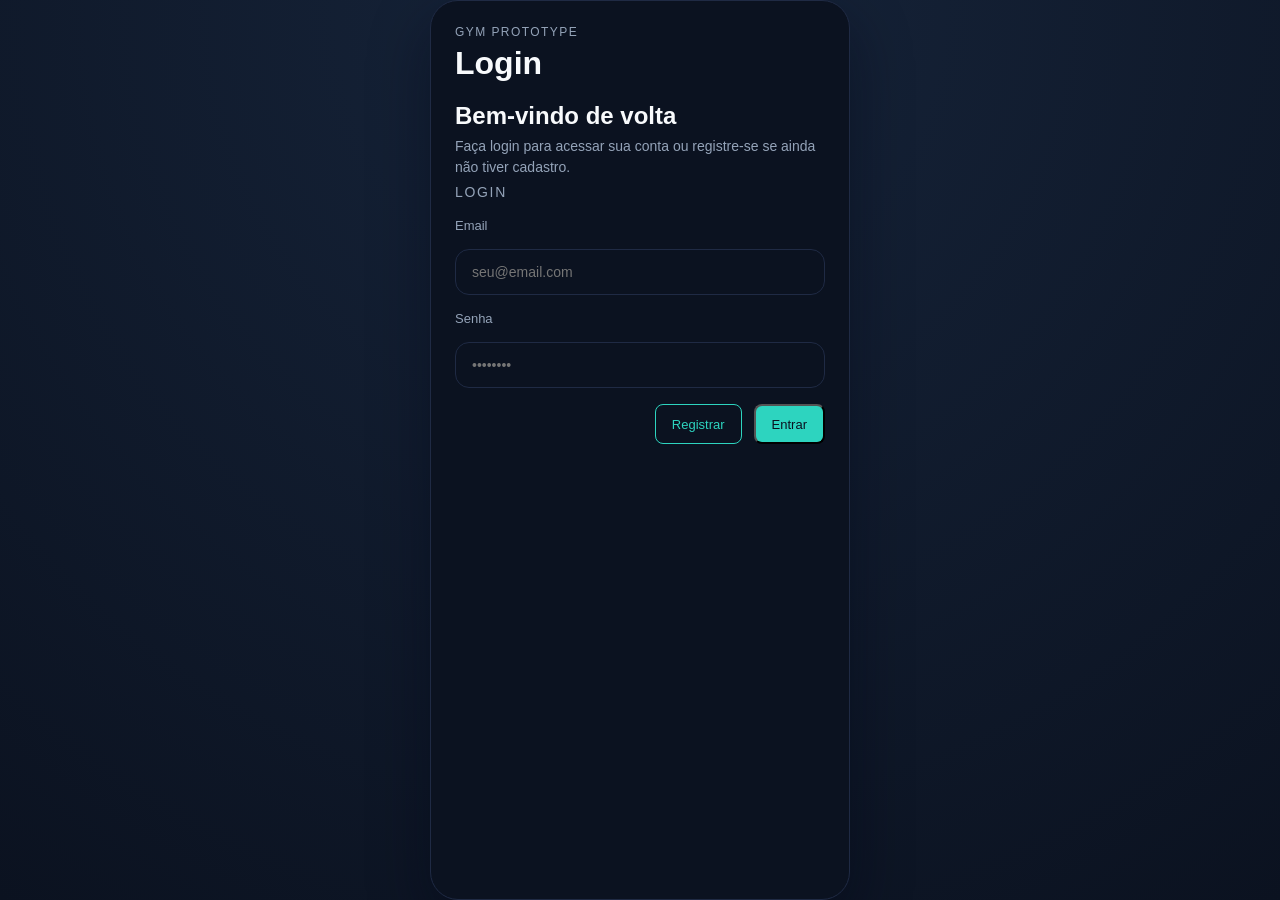
<file: index.html>
<!doctype html>
<html lang="pt-br">
  <head>
    <meta charset="UTF-8" />
    <meta name="viewport" content="width=device-width, initial-scale=1" />
      <title>Gym Prototype - Login</title>
      <link rel="stylesheet" href="styles.css" />
    </head>
    <body>
      <main class="app-shell">
        <header class="app-bar">
          <div>
            <p class="eyebrow">Gym Prototype</p>
            <h1>Login</h1>
          </div>
        </header>

        <section class="hero">
          <h2>Bem-vindo de volta</h2>
          <p class="subtitle">Faça login para acessar sua conta ou registre-se se ainda não tiver cadastro.</p>
        <p class="section-title">Login</p>
        <form id="loginForm" class="form-stack" novalidate>
          <label class="field-label" for="loginEmail">Email</label>
          <input class="form-input" id="loginEmail" type="email" placeholder="seu@email.com" required />

          <label class="field-label" for="loginPassword">Senha</label>
          <input class="form-input" id="loginPassword" type="password" placeholder="••••••••" required />

          <div class="form-actions">
            <button class="btn-secondary" type="button" data-action="register">Registrar</button>
            <button class="btn-primary" type="submit">Entrar</button>
          </div>
        </form>
      </section>

      <div class="toast" id="toast" role="status" aria-live="polite"></div>
    </main>

    <script src="script.js"></script>
  </body>
</html>
</file>
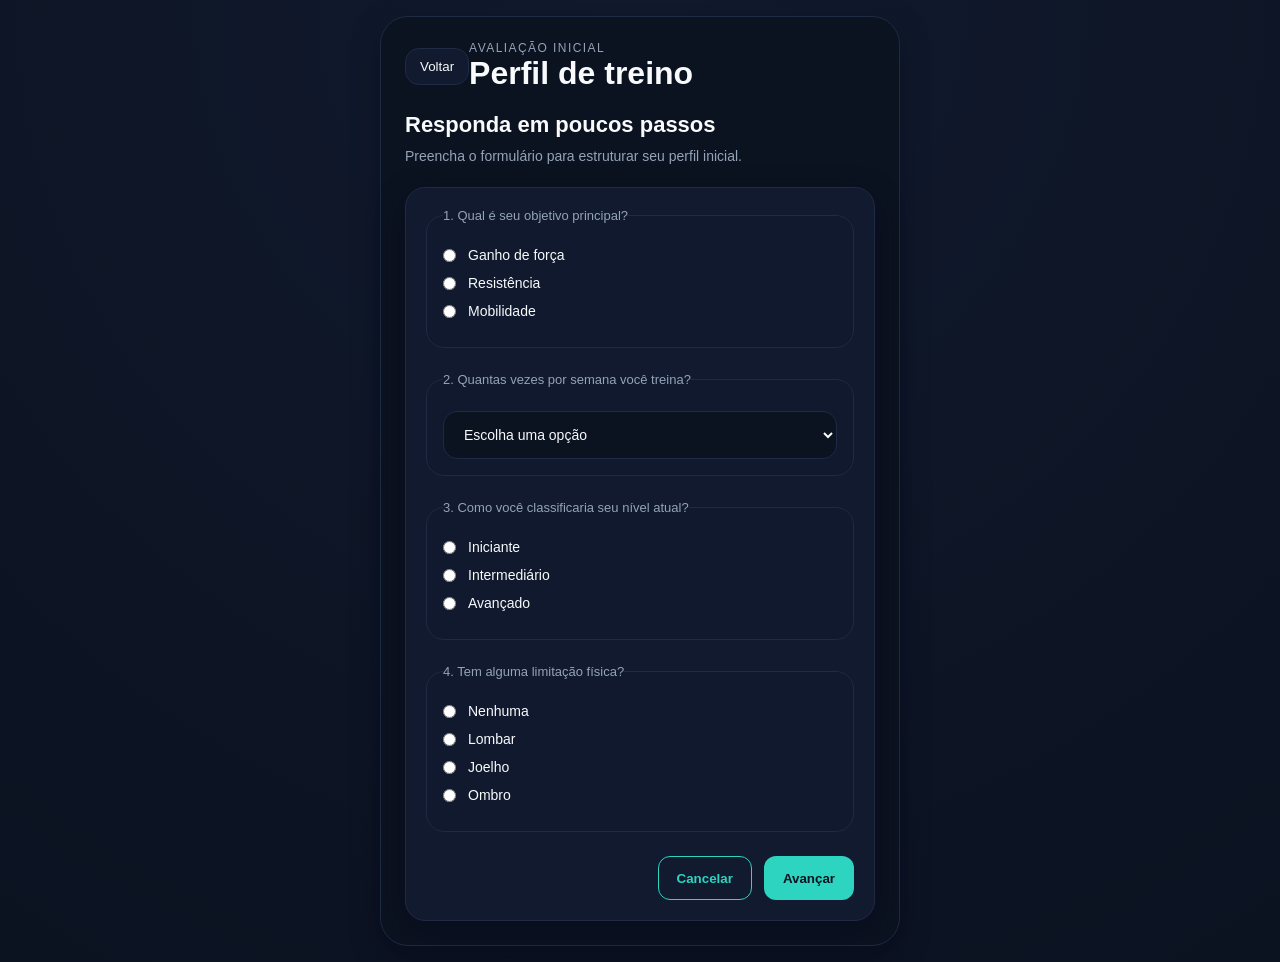
<file: assessment/index.html>
<!doctype html>
<html lang="pt-br">
  <head>
    <meta charset="UTF-8" />
    <meta name="viewport" content="width=device-width, initial-scale=1" />
    <title>Gym Prototype - Avaliação Inicial</title>
    <link rel="stylesheet" href="styles.css" />
  </head>
  <body>
    <main class="app-shell">
      <header class="app-bar">
        <button class="icon-button" type="button" data-action="back">Voltar</button>
        <div>
          <p class="eyebrow">Avaliação inicial</p>
          <h1>Perfil de treino</h1>
        </div>
      </header>

      <section class="hero">
        <h2>Responda em poucos passos</h2>
        <p class="subtitle">Preencha o formulário para estruturar seu perfil inicial.</p>
      </section>

      <section class="gym-card">
        <form id="assessmentForm" class="form-stack" novalidate>
          <fieldset>
            <legend class="field-label">1. Qual é seu objetivo principal?</legend>
            <label class="radio-label"><input type="radio" name="goal" value="forca" required /> Ganho de força</label>
            <label class="radio-label"><input type="radio" name="goal" value="resistencia" /> Resistência</label>
            <label class="radio-label"><input type="radio" name="goal" value="mobilidade" /> Mobilidade</label>
          </fieldset>

          <fieldset>
            <legend class="field-label">2. Quantas vezes por semana você treina?</legend>
            <select class="form-input" id="frequency" name="frequency" required>
              <option value="" disabled selected>Escolha uma opção</option>
              <option value="1">1 vez</option>
              <option value="2">2 vezes</option>
              <option value="3">3 vezes</option>
              <option value="4">4 vezes</option>
              <option value="5">5 vezes</option>
              <option value="6">6 vezes</option>
              <option value="7">7 vezes</option>
            </select>
          </fieldset>

          <fieldset>
            <legend class="field-label">3. Como você classificaria seu nível atual?</legend>
            <label class="radio-label"><input type="radio" name="level" value="iniciante" required /> Iniciante</label>
            <label class="radio-label"><input type="radio" name="level" value="intermediario" /> Intermediário</label>
            <label class="radio-label"><input type="radio" name="level" value="avancado" /> Avançado</label>
          </fieldset>

          <fieldset>
            <legend class="field-label">4. Tem alguma limitação física?</legend>
            <label class="radio-label"><input type="radio" name="limitation" value="nenhuma" required /> Nenhuma</label>
            <label class="radio-label"><input type="radio" name="limitation" value="lombar" /> Lombar</label>
            <label class="radio-label"><input type="radio" name="limitation" value="joelho" /> Joelho</label>
            <label class="radio-label"><input type="radio" name="limitation" value="ombro" /> Ombro</label>
          </fieldset>

          <div class="form-actions">
            <button class="btn-secondary" type="button" data-action="back">Cancelar</button>
            <button class="btn-primary" type="submit">Avançar</button>
          </div>
        </form>
      </section>

      <section class="gym-card summary-panel hidden" id="profileSummary" aria-live="polite">
        <p class="section-title">Perfil inicial estruturado</p>
        <pre id="payloadOutput"></pre>
      </section>

      <div class="toast" id="toast" role="status" aria-live="polite"></div>
    </main>

    <script src="script.js"></script>
  </body>
</html>
</file>
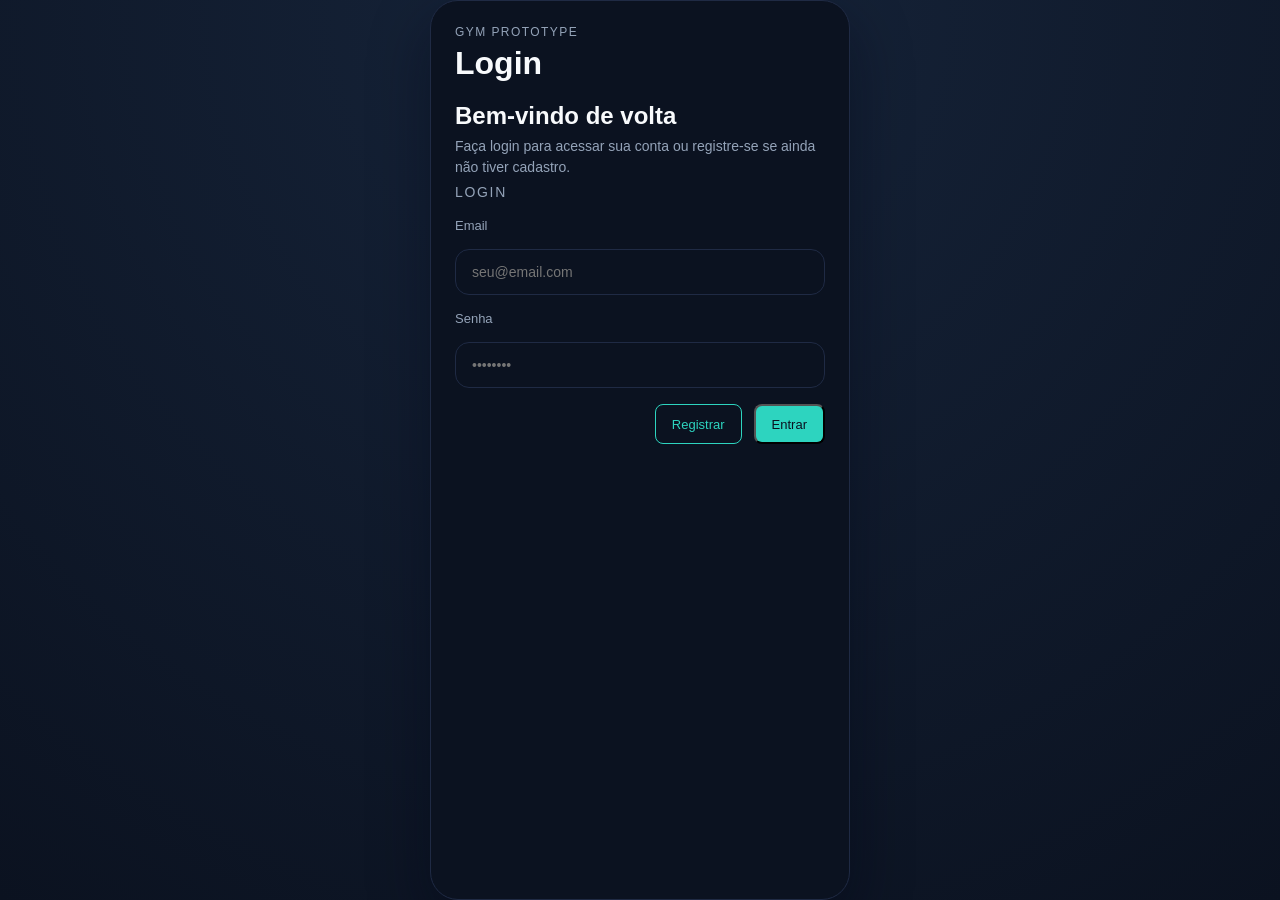
<file: dashboard/index.html>
<!doctype html>
<html lang="pt-br">
  <head>
    <meta charset="UTF-8" />
    <meta name="viewport" content="width=device-width, initial-scale=1" />
    <title>Gym Prototype - Home</title>
    <link rel="stylesheet" href="styles.css" />
  </head>
  <body>
    <main class="app-shell">
      <header class="app-bar">
        <div>
          <p class="eyebrow">Bem-vindo</p>
          <h1>Seu painel</h1>
        </div>
        <button class="icon-button" type="button" id="logoutButton">Sair</button>
      </header>

      <div class="screen-content">
        <section class="hero">
          <h2>Você já está logado</h2>
          <p class="subtitle">Acesse sua biblioteca de vídeos para continuar seu treino.</p>
          <p class="welcome-text" id="welcomeText"></p>
        </section>

        <section class="gym-card" aria-label="Painel de evolução">
          <p class="section-title">Painel de evolução</p>
          <div class="progress-summary">
            <div class="progress-stat">
              <span class="progress-value" id="completedCount">0</span>
              <span class="progress-label">Treinos concluídos</span>
            </div>
            <div class="progress-stat">
              <span class="progress-value" id="lastWorkoutDate">--</span>
              <span class="progress-label">Último treino</span>
            </div>
          </div>
        </section>

        <section class="gym-card">
          <p class="section-title">Acesso rápido</p>
          <div class="dashboard-actions">
            <button class="btn-primary" id="libraryButton" type="button">Abrir Biblioteca de Vídeos</button>
            <button class="btn-secondary" id="painRegistrationButton" type="button">Configurar perfil</button>
            <button class="btn-secondary" id="recommendationsButton" type="button">Ver recomendações</button>
            <button class="btn-secondary" id="studentRegistrationButton" type="button">Cadastrar aluno</button>
            <button class="btn-secondary" id="trainingSheetsButton" type="button">Fichas de treino</button>
          </div>
        </section>
      </div>

      <div class="toast" id="toast" role="status" aria-live="polite"></div>

      <nav class="tab-bar" aria-label="Navegacao principal">
        <button class="tab-button active" type="button" data-page="Dashboard" data-target="../dashboard/index.html">Dashboard</button>
        <button class="tab-button" type="button" data-page="Biblioteca" data-target="../video-library/index.html">Biblioteca</button>
        <button class="tab-button" type="button" data-page="Dores" data-target="../pain-registration/index.html">Dores</button>
        <button class="tab-button" type="button" data-page="Recomendações" data-target="../recommendations/index.html">Recomendações</button>
      </nav>
    </main>

    <script src="script.js"></script>
  </body>
</html>
</file>
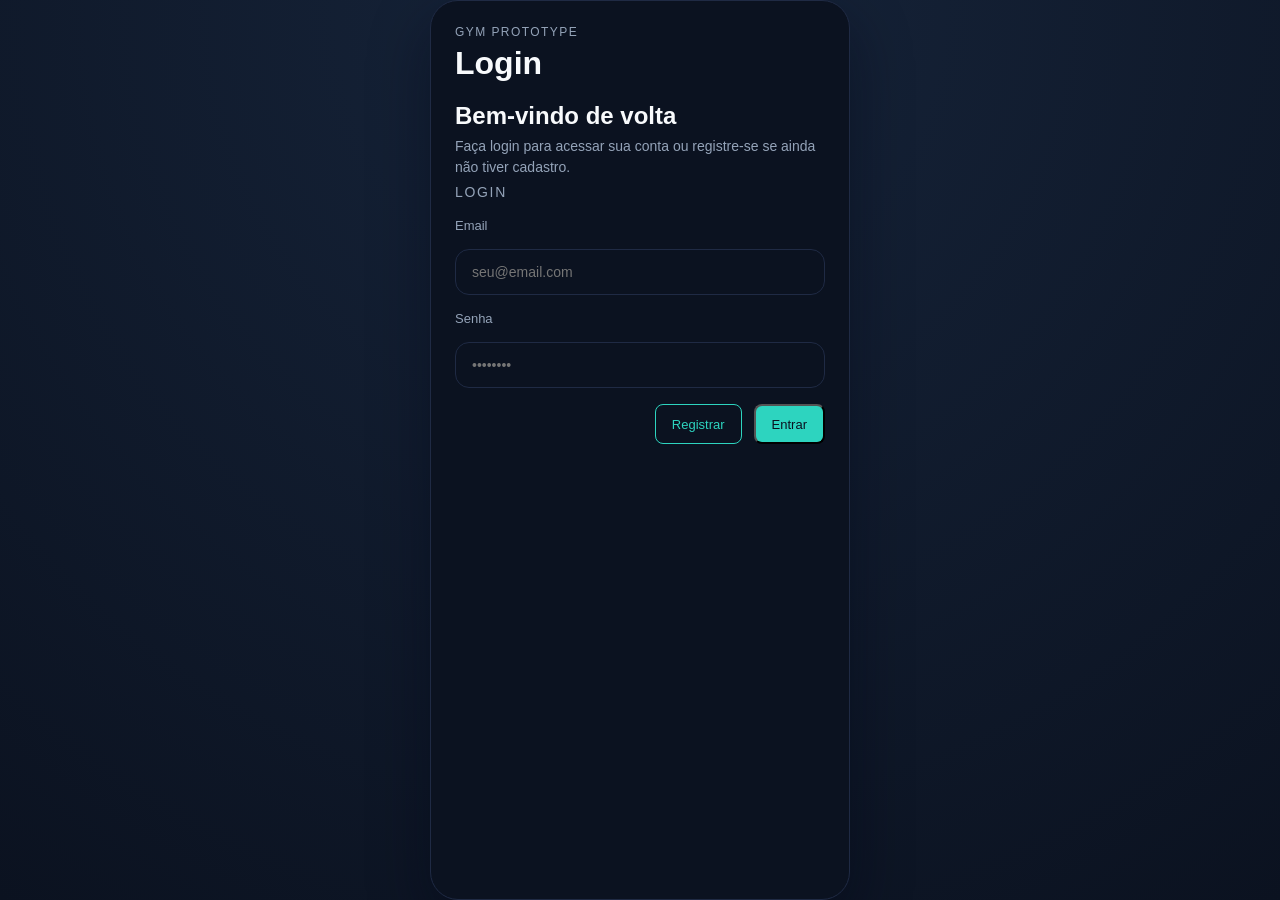
<file: pain-registration/index.html>
<!doctype html>
<html lang="pt-br">
  <head>
    <meta charset="UTF-8" />
    <meta name="viewport" content="width=device-width, initial-scale=1" />
    <title>Gym Prototype - Cadastrar dores</title>
    <link rel="stylesheet" href="styles.css" />
  </head>
  <body>
    <main class="app-shell">
      <header class="app-bar">
        <button class="icon-button" type="button" data-action="back">Voltar</button>
        <div>
          <p class="eyebrow">Restrição do usuário</p>
          <h1>Cadastrar dores</h1>
        </div>
      </header>

      <div class="screen-content">
        <section class="hero">
          <h2>Informe suas dores ou lesões</h2>
          <p class="subtitle">Escolha a região do corpo e descreva a dor para receber treinos mais seguros.</p>
        </section>

        <section class="gym-card">
          <p class="section-title">Nível físico e modalidade</p>
          <form id="levelForm" class="form-stack" novalidate>
            <label class="field-label" for="levelInput">Selecione o nível do aluno</label>
            <select class="form-input" id="levelInput" required>
              <option value="">Escolha o nível</option>
              <option value="Iniciante">Iniciante</option>
              <option value="Intermediário">Intermediário</option>
              <option value="Avançado">Avançado</option>
            </select>

            <label class="field-label" for="modalityInput">Modalidade praticada</label>
            <select class="form-input" id="modalityInput" required>
              <option value="">Escolha a modalidade</option>
              <option value="Musculação">Musculação</option>
              <option value="Corrida">Corrida</option>
              <option value="Natação">Natação</option>
              <option value="Ciclismo">Ciclismo</option>
              <option value="Funcional/Crossfit">Funcional/Crossfit</option>
              <option value="Yoga/Pilates">Yoga/Pilates</option>
              <option value="Lutas/Artes marciais">Lutas/Artes marciais</option>
              <option value="Outro">Outro</option>
            </select>

            <div class="form-actions">
              <button class="btn-primary" type="submit">Salvar nível e modalidade</button>
            </div>
          </form>
        </section>

        <section class="gym-card">
          <form id="painForm" class="form-stack" novalidate>
            <input type="hidden" id="regionInput" name="region" required />

            <fieldset>
              <legend class="field-label">1. Região do corpo</legend>
              <div class="region-grid" id="regionGrid" role="group" aria-label="Seleção de região do corpo">
                <button class="region-button" type="button" data-region="Lombar">Lombar</button>
                <button class="region-button" type="button" data-region="Joelho">Joelho</button>
                <button class="region-button" type="button" data-region="Ombro">Ombro</button>
                <button class="region-button" type="button" data-region="Cervical">Cervical</button>
                <button class="region-button" type="button" data-region="Quadril">Quadril</button>
                <button class="region-button" type="button" data-region="Tornozelo">Tornozelo</button>
              </div>
            </fieldset>

            <fieldset>
              <legend class="field-label">2. Tipo de sensação</legend>
              <label class="radio-label"><input type="radio" name="type" value="Dor" required /> Dor</label>
              <label class="radio-label"><input type="radio" name="type" value="Lesão" /> Lesão</label>
            </fieldset>

            <fieldset>
              <legend class="field-label">3. Descreva a dor ou lesão</legend>
              <textarea class="form-input" id="detailInput" name="detail" rows="4" placeholder="Ex: Dor aguda ao dobrar o joelho" required></textarea>
            </fieldset>

            <div class="form-actions">
              <button class="btn-secondary" type="button" data-action="back">Cancelar</button>
              <button class="btn-primary" type="submit">Salvar</button>
            </div>
          </form>
        </section>

        <section class="gym-card summary-panel hidden" id="restrictionSummary" aria-live="polite">
          <p class="section-title">Restrição salva</p>
          <div id="summaryContent" class="summary-content"></div>
        </section>
      </div>

      <div class="toast" id="toast" role="status" aria-live="polite"></div>

      <nav class="tab-bar" aria-label="Navegacao principal">
        <button class="tab-button" type="button" data-page="Dashboard" data-target="../dashboard/index.html">Dashboard</button>
        <button class="tab-button" type="button" data-page="Biblioteca" data-target="../video-library/index.html">Biblioteca</button>
        <button class="tab-button active" type="button" data-page="Dores" data-target="../pain-registration/index.html">Dores</button>
        <button class="tab-button" type="button" data-page="Recomendações" data-target="../recommendations/index.html">Recomendações</button>
      </nav>
    </main>

    <script src="script.js"></script>
  </body>
</html>
</file>
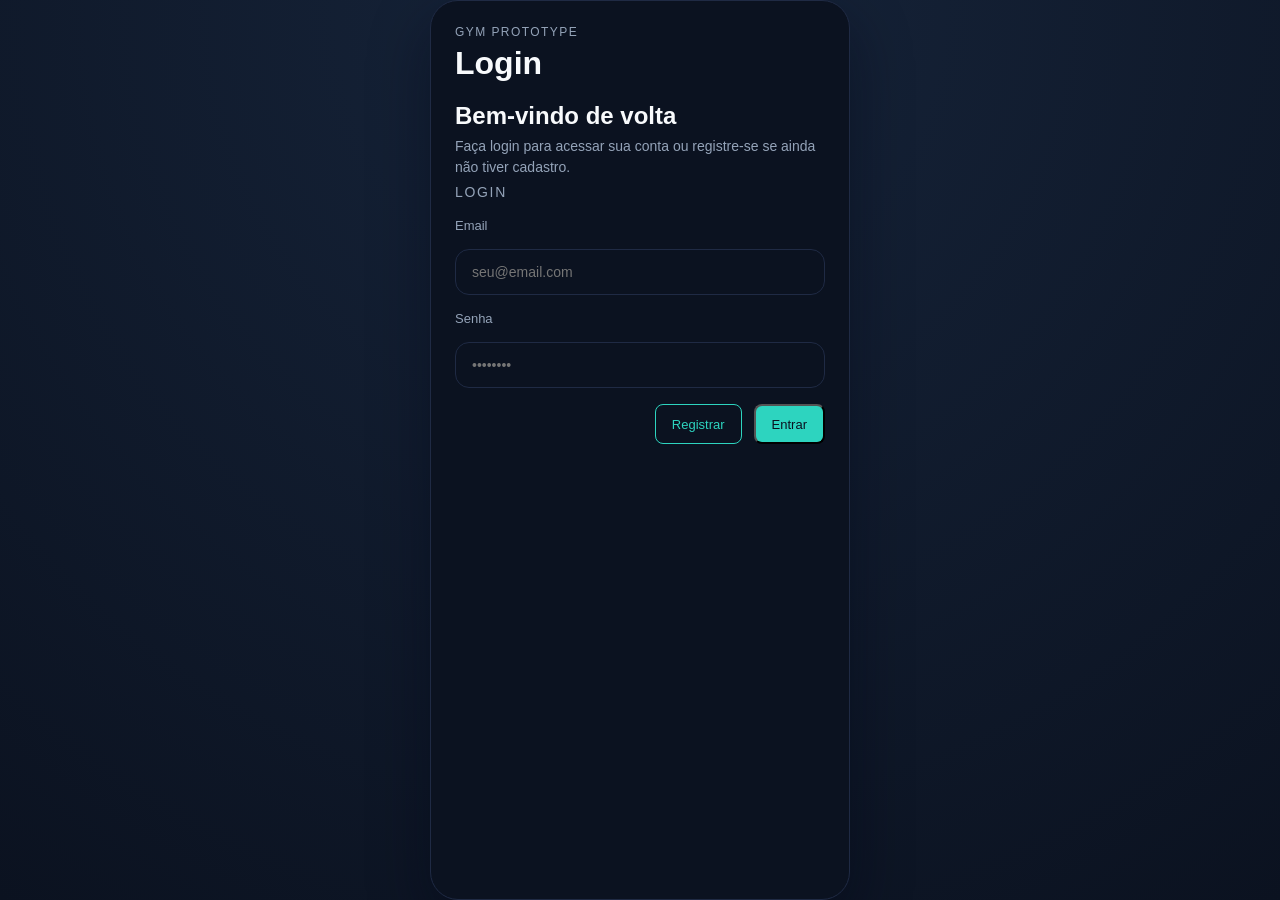
<file: recommendations/index.html>
<!doctype html>
<html lang="pt-br">
  <head>
    <meta charset="UTF-8" />
    <meta name="viewport" content="width=device-width, initial-scale=1" />
    <title>Gym Prototype - Recomendações</title>
    <link rel="stylesheet" href="styles.css" />
  </head>
  <body>
    <main class="app-shell">
      <header class="app-bar">
        <button class="icon-button" type="button" data-action="back">Voltar</button>
        <div>
          <p class="eyebrow">Exercícios recomendados</p>
          <h1>Lista segura</h1>
        </div>
      </header>

      <div class="screen-content">
        <section class="hero">
          <h2>Veja o que é permitido</h2>
          <p class="subtitle">Os exercícios são filtrados e ajustados ao seu nível físico e às restrições do perfil.</p>
        </section>

        <section class="gym-card summary-panel" id="profileAlert" aria-live="polite">
          <p class="section-title">Status do perfil</p>
          <p id="profileMessage"></p>
        </section>

        <section class="gym-card" aria-label="Exercicios permitidos">
          <p class="section-title">Permitidos</p>
          <ul class="exercise-list" id="allowedList"></ul>
        </section>

        <section class="gym-card" aria-label="Exercicios bloqueados">
          <p class="section-title">Bloqueados</p>
          <ul class="exercise-list" id="blockedList"></ul>
        </section>
      </div>

      <div class="toast" id="toast" role="status" aria-live="polite"></div>

      <nav class="tab-bar" aria-label="Navegacao principal">
        <button class="tab-button" type="button" data-page="Dashboard" data-target="../dashboard/index.html">Dashboard</button>
        <button class="tab-button" type="button" data-page="Biblioteca" data-target="../video-library/index.html">Biblioteca</button>
        <button class="tab-button" type="button" data-page="Dores" data-target="../pain-registration/index.html">Dores</button>
        <button class="tab-button active" type="button" data-page="Recomendações" data-target="../recommendations/index.html">Recomendações</button>
      </nav>
    </main>

    <script src="script.js"></script>
  </body>
</html>
</file>
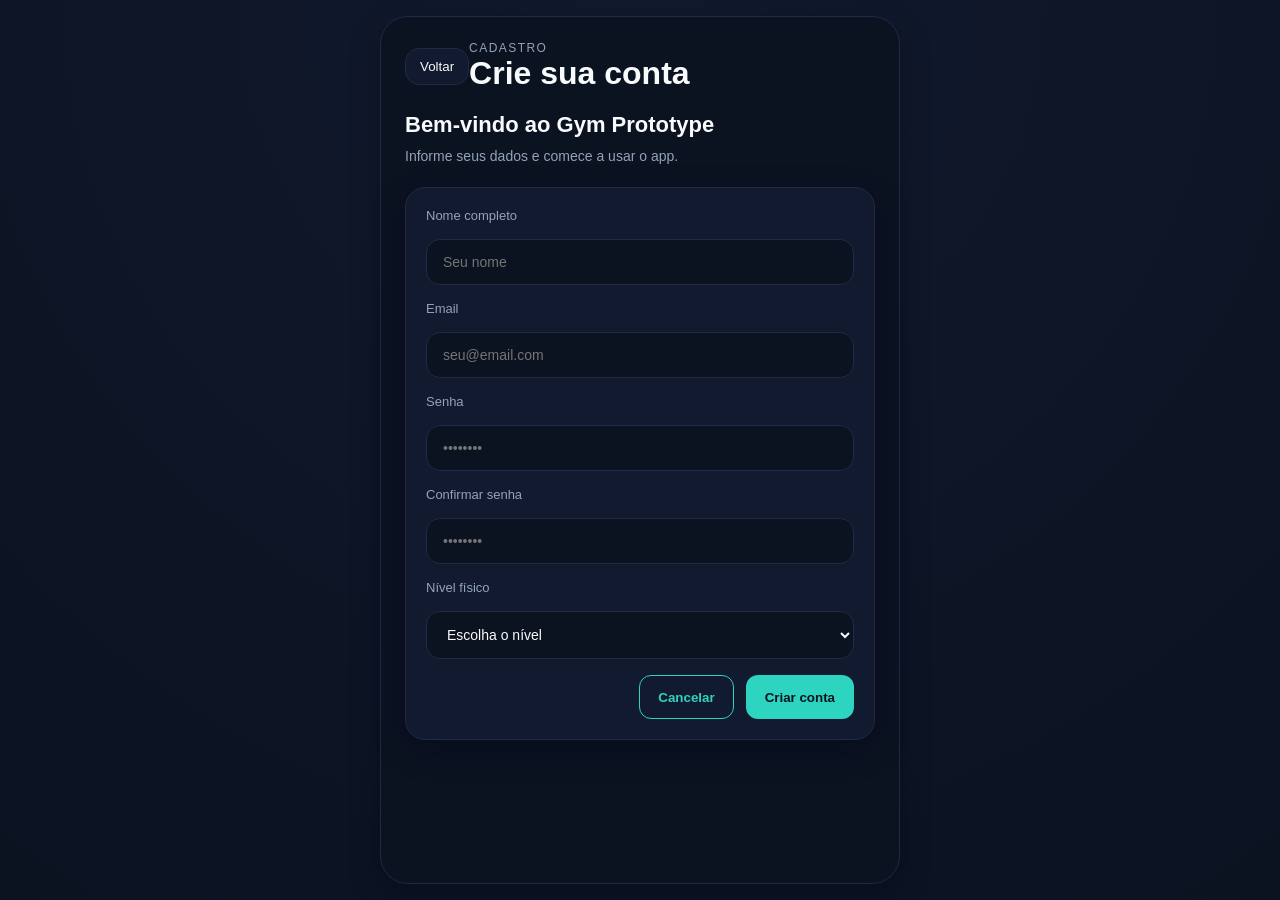
<file: register/index.html>
<!doctype html>
<html lang="pt-br">
  <head>
    <meta charset="UTF-8" />
    <meta name="viewport" content="width=device-width, initial-scale=1" />
    <title>Gym Prototype - Cadastro</title>
    <link rel="stylesheet" href="styles.css" />
  </head>
  <body>
    <main class="app-shell">
      <header class="app-bar">
        <button class="icon-button" type="button" data-action="back">Voltar</button>
        <div>
          <p class="eyebrow">Cadastro</p>
          <h1>Crie sua conta</h1>
        </div>
      </header>

      <section class="hero">
        <h2>Bem-vindo ao Gym Prototype</h2>
        <p class="subtitle">Informe seus dados e comece a usar o app.</p>
      </section>

      <section class="gym-card">
        <form id="registerForm" class="form-stack" novalidate>
          <label class="field-label" for="userName">Nome completo</label>
          <input class="form-input" id="userName" type="text" placeholder="Seu nome" required />

          <label class="field-label" for="userEmail">Email</label>
          <input class="form-input" id="userEmail" type="email" placeholder="seu@email.com" required />

          <label class="field-label" for="userPassword">Senha</label>
          <input class="form-input" id="userPassword" type="password" placeholder="••••••••" required />

          <label class="field-label" for="confirmPassword">Confirmar senha</label>
          <input class="form-input" id="confirmPassword" type="password" placeholder="••••••••" required />

          <label class="field-label" for="userLevel">Nível físico</label>
          <select class="form-input" id="userLevel" required>
            <option value="">Escolha o nível</option>
            <option value="Iniciante">Iniciante</option>
            <option value="Intermediário">Intermediário</option>
            <option value="Avançado">Avançado</option>
          </select>

          <div class="form-actions">
            <button class="btn-secondary" type="button" data-action="back">Cancelar</button>
            <button class="btn-primary" type="submit">Criar conta</button>
          </div>
        </form>
      </section>

      <div class="toast" id="toast" role="status" aria-live="polite"></div>
    </main>

    <script src="script.js"></script>
  </body>
</html>
</file>
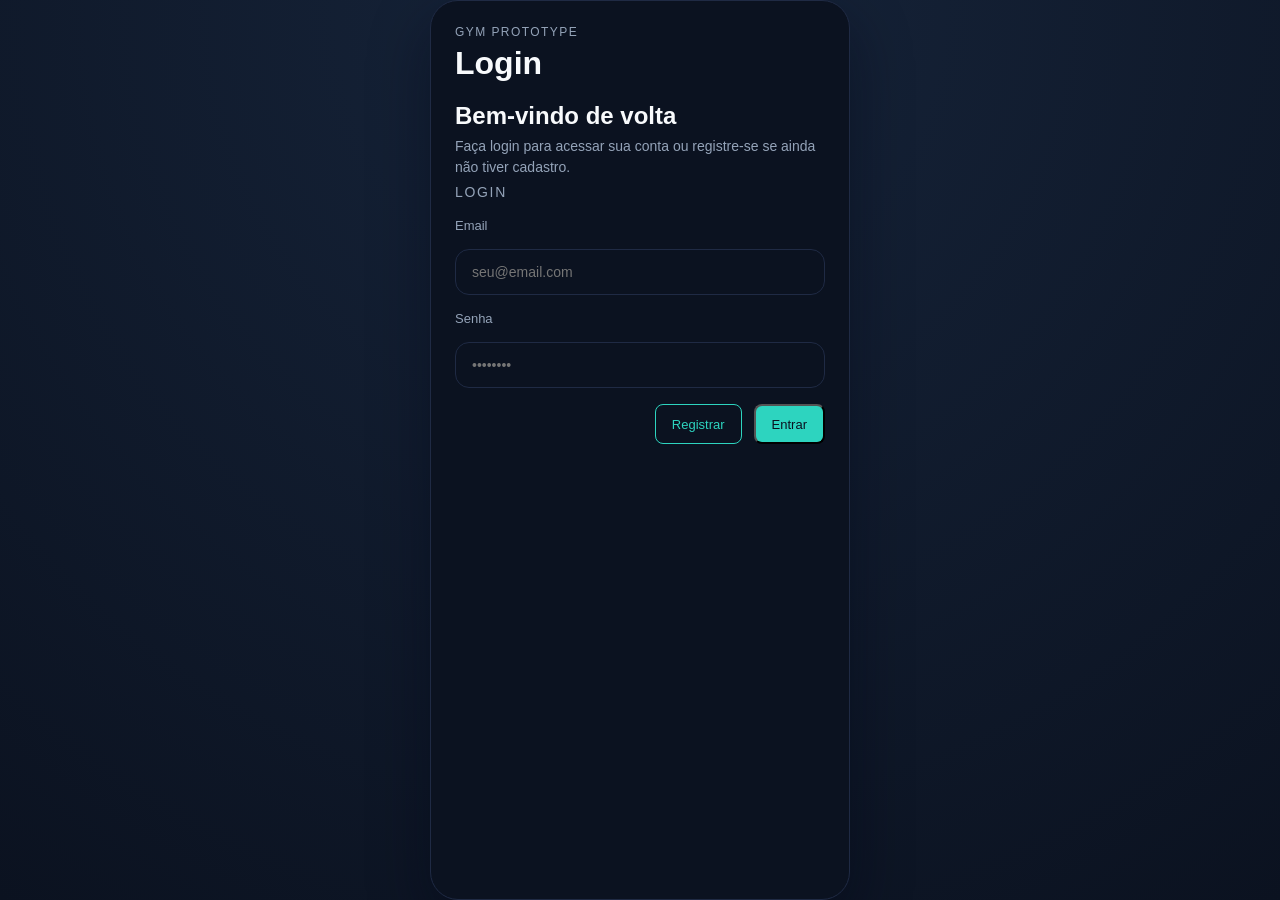
<file: student-registration/index.html>
<!doctype html>
<html lang="pt-br">
  <head>
    <meta charset="UTF-8" />
    <meta name="viewport" content="width=device-width, initial-scale=1" />
    <title>Gym Prototype - Cadastro de Alunos</title>
    <link rel="stylesheet" href="styles.css" />
  </head>
  <body>
    <main class="app-shell">
      <header class="app-bar">
        <button class="icon-button" type="button" data-action="back">Voltar</button>
        <div>
          <p class="eyebrow">Professor</p>
          <h1>Cadastro de alunos</h1>
        </div>
      </header>

      <div class="screen-content">
        <section class="hero">
          <h2>Novo aluno</h2>
          <p class="subtitle">Preencha os dados para vincular um novo aluno ao seu perfil de professor.</p>
        </section>

        <section class="gym-card">
          <form id="studentForm" class="form-stack" novalidate>
            <label class="field-label" for="studentName">Nome do aluno</label>
            <input class="form-input" id="studentName" type="text" placeholder="Nome completo" required />

            <label class="field-label" for="studentEmail">Email do aluno</label>
            <input class="form-input" id="studentEmail" type="email" placeholder="aluno@email.com" required />

            <label class="field-label" for="studentLevel">Nível físico</label>
            <select class="form-input" id="studentLevel" required>
              <option value="">Escolha o nível</option>
              <option value="Iniciante">Iniciante</option>
              <option value="Intermediário">Intermediário</option>
              <option value="Avançado">Avançado</option>
            </select>

            <label class="field-label" for="studentGoal">Objetivo</label>
            <select class="form-input" id="studentGoal" required>
              <option value="">Escolha o objetivo</option>
              <option value="Emagrecimento">Emagrecimento</option>
              <option value="Hipertrofia">Hipertrofia</option>
              <option value="Condicionamento">Condicionamento</option>
              <option value="Saúde geral">Saúde geral</option>
            </select>

            <label class="field-label" for="studentFrequency">Frequência semanal</label>
            <select class="form-input" id="studentFrequency" required>
              <option value="">Escolha a frequência</option>
              <option value="1-2x por semana">1-2x por semana</option>
              <option value="3-4x por semana">3-4x por semana</option>
              <option value="5x ou mais por semana">5x ou mais por semana</option>
            </select>

            <div class="form-actions">
              <button class="btn-primary" type="submit">Cadastrar aluno</button>
            </div>
          </form>
        </section>

        <section class="gym-card" aria-label="Alunos cadastrados">
          <p class="section-title">Meus alunos</p>
          <div class="filter-bar">
            <input class="form-input" id="studentSearch" type="search" placeholder="Buscar por nome ou email" data-filter="students" />
          </div>
          <ul class="student-list" id="studentList"></ul>
          <p class="empty-state hidden" id="studentEmptyState">Nenhum aluno encontrado.</p>
        </section>
      </div>

      <div class="toast" id="toast" role="status" aria-live="polite"></div>
    </main>

    <script src="script.js"></script>
  </body>
</html>
</file>
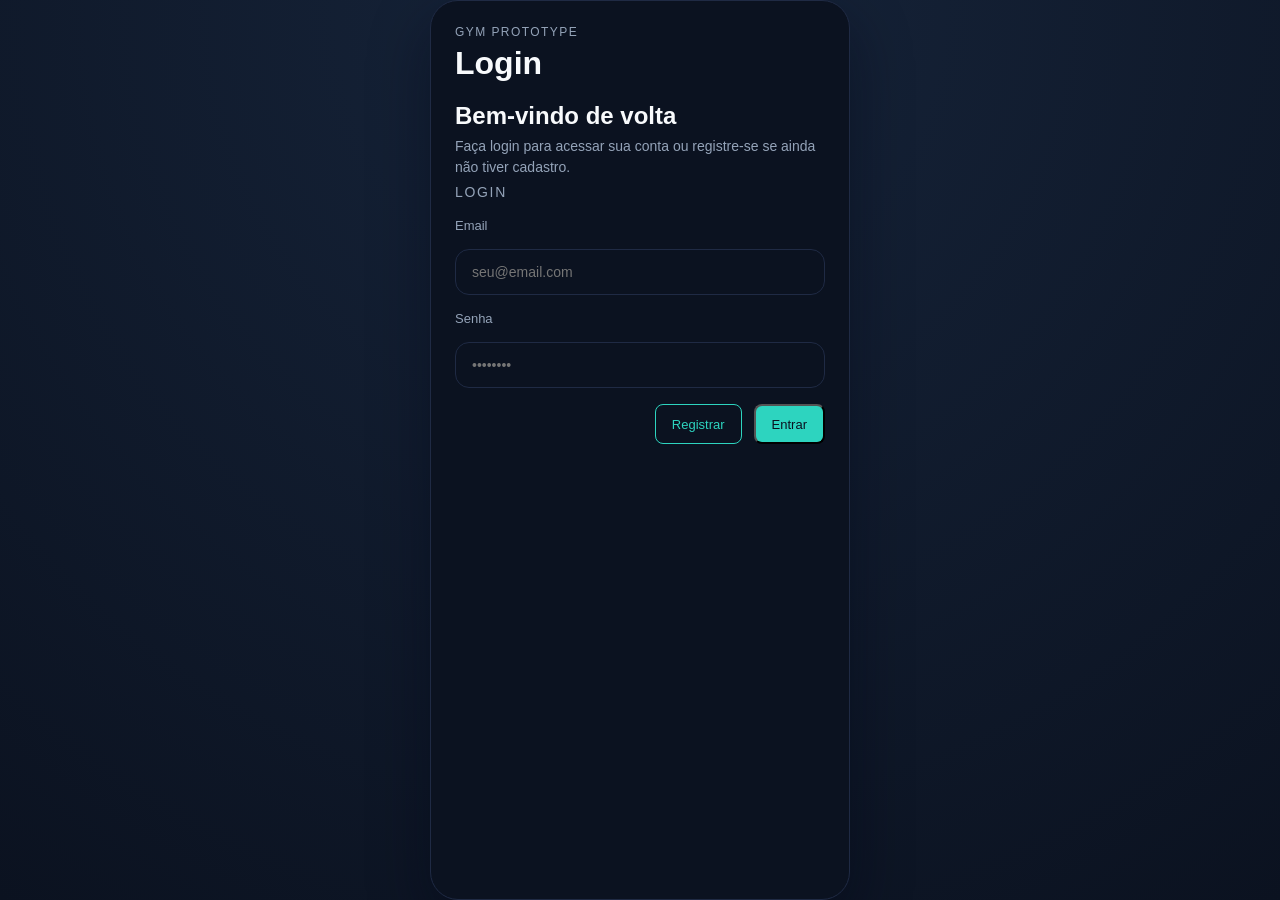
<file: training-sheets/index.html>
<!doctype html>
<html lang="pt-br">
  <head>
    <meta charset="UTF-8" />
    <meta name="viewport" content="width=device-width, initial-scale=1" />
    <title>Gym Prototype - Fichas de Treino</title>
    <link rel="stylesheet" href="styles.css" />
  </head>
  <body>
    <main class="app-shell">
      <header class="app-bar">
        <button class="icon-button" type="button" data-action="back">Voltar</button>
        <div>
          <p class="eyebrow">Professor</p>
          <h1>Fichas de treino</h1>
        </div>
      </header>

      <div class="screen-content">
        <section class="hero">
          <h2>Crie e reutilize fichas</h2>
          <p class="subtitle">Monte uma ficha de treino e duplique para outros alunos sem recomeçar do zero.</p>
        </section>

        <section class="gym-card">
          <form id="sheetForm" class="form-stack" novalidate>
            <label class="field-label" for="sheetName">Nome da ficha</label>
            <input class="form-input" id="sheetName" type="text" placeholder="Ex: Treino A - Full Body" required />

            <label class="field-label" for="sheetStudent">Aluno vinculado</label>
            <select class="form-input" id="sheetStudent">
              <option value="">Sem aluno vinculado</option>
            </select>

            <label class="field-label" for="sheetLevel">Nível físico do aluno</label>
            <select class="form-input" id="sheetLevel" required>
              <option value="">Escolha o nível</option>
              <option value="Iniciante">Iniciante</option>
              <option value="Intermediário">Intermediário</option>
              <option value="Avançado">Avançado</option>
            </select>

            <label class="field-label" for="sheetModality">Modalidade</label>
            <select class="form-input" id="sheetModality" required>
              <option value="">Escolha a modalidade</option>
              <option value="Musculação">Musculação</option>
              <option value="Corrida">Corrida</option>
              <option value="Natação">Natação</option>
              <option value="Ciclismo">Ciclismo</option>
              <option value="Funcional/Crossfit">Funcional/Crossfit</option>
              <option value="Yoga/Pilates">Yoga/Pilates</option>
              <option value="Lutas/Artes marciais">Lutas/Artes marciais</option>
              <option value="Outro">Outro</option>
            </select>

            <fieldset>
              <legend class="field-label">Exercícios, volume e intensidade</legend>
              <div class="exercise-checklist" id="exerciseChecklist"></div>
            </fieldset>

            <div class="form-actions">
              <button class="btn-primary" type="submit">Criar ficha</button>
            </div>
          </form>
        </section>

        <section class="gym-card" aria-label="Fichas cadastradas">
          <p class="section-title">Minhas fichas</p>
          <ul class="sheet-list" id="sheetList"></ul>
          <p class="empty-state hidden" id="sheetEmptyState">Nenhuma ficha criada ainda.</p>
        </section>
      </div>

      <div class="toast" id="toast" role="status" aria-live="polite"></div>
    </main>

    <script src="script.js"></script>
  </body>
</html>
</file>
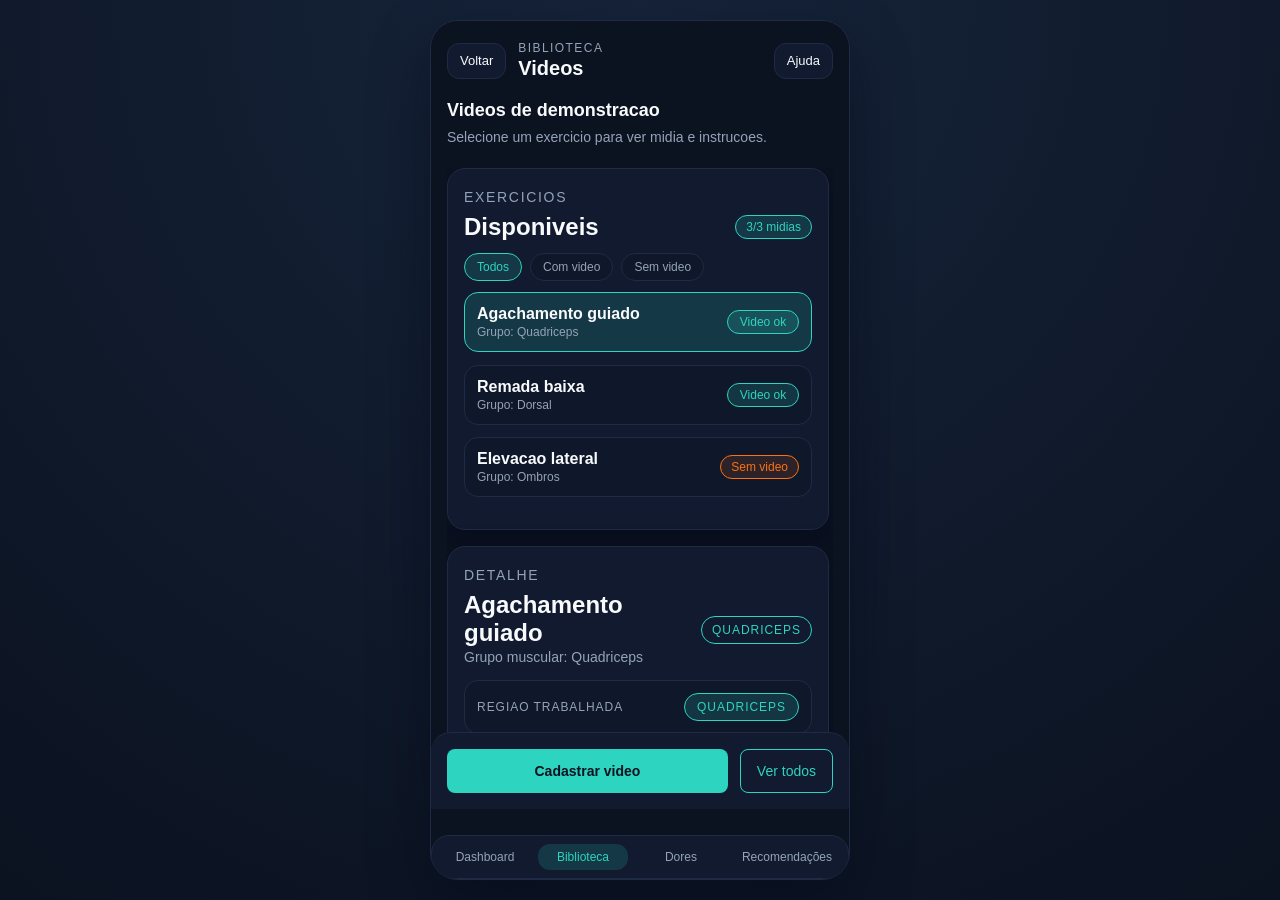
<file: video-library/index.html>
<!doctype html>
<html lang="pt-br">
  <head>
    <meta charset="UTF-8" />
    <meta name="viewport" content="width=device-width, initial-scale=1" />
    <title>Biblioteca de Videos</title>
    <link rel="stylesheet" href="styles.css" />
  </head>
  <body>
    <main class="app-shell">
      <header class="app-bar">
        <button class="icon-button" type="button" data-action="back">Voltar</button>
        <div class="app-bar-title">
          <p class="eyebrow">Biblioteca</p>
          <h1>Videos</h1>
        </div>
        <button class="icon-button" type="button" data-action="help">Ajuda</button>
      </header>

      <section class="hero">
        <h2>Videos de demonstracao</h2>
        <p class="subtitle">Selecione um exercicio para ver midia e instrucoes.</p>
      </section>

      <section class="content">
        <section class="gym-card list-panel" aria-label="Lista de exercicios">
          <p class="section-title">Exercicios</p>
          <div class="panel-header">
            <h2>Disponiveis</h2>
            <span class="pill" id="mediaCount">0 midias</span>
          </div>
          <div class="filter-bar" role="group" aria-label="Filtro de videos">
            <button class="chip active" type="button" data-filter="all" aria-pressed="true">
              Todos
            </button>
            <button class="chip" type="button" data-filter="withVideo" aria-pressed="false">
              Com video
            </button>
            <button class="chip" type="button" data-filter="withoutVideo" aria-pressed="false">
              Sem video
            </button>
          </div>
          <ul class="exercise-list" id="exerciseList"></ul>
          <p class="empty-state" id="emptyState">Nenhum exercicio encontrado.</p>
        </section>

        <article class="gym-card detail-panel" aria-live="polite">
          <p class="section-title">Detalhe</p>
          <div class="panel-header">
            <div>
              <h2 id="exerciseName">Exercicio</h2>
              <p class="subtitle" id="exerciseMeta">Grupo muscular</p>
            </div>
            <span class="tag-muscle" id="muscleTag">Musculo</span>
          </div>

          <div class="muscle-highlight" aria-label="Regiao trabalhada">
            <p class="field-label">Regiao trabalhada</p>
            <span class="muscle-chip" id="muscleRegion">-</span>
          </div>

          <div class="video-wrapper" id="videoWrapper">
            <iframe
              id="exerciseVideo"
              class="exercise-video"
              title="Video do exercicio"
              allow="accelerometer; autoplay; clipboard-write; encrypted-media; gyroscope; picture-in-picture"
              allowfullscreen
            ></iframe>
          </div>

          <a class="btn-secondary video-link" id="videoLink" href="#" target="_blank" rel="noopener">
            Abrir no YouTube
          </a>

          <div class="video-fallback" id="videoFallback">
            <p class="fallback-title">Video indisponivel</p>
            <p class="subtitle">Este exercicio ainda nao possui midia cadastrada.</p>
          </div>

          <section class="instructions" aria-label="Instrucoes do exercicio">
            <h3>Instrucoes</h3>
            <ol id="instructionList"></ol>
          </section>
        </article>
      </section>

      <footer class="action-bar">
        <button class="btn-primary" type="button" data-action="add">Cadastrar video</button>
        <button class="btn-secondary" type="button" data-action="view">Ver todos</button>
      </footer>

      <div class="modal" id="videoModal" aria-hidden="true" role="dialog" aria-label="Cadastrar video">
        <div class="modal-card gym-card">
          <div class="modal-header">
            <div>
              <p class="eyebrow">Cadastro</p>
              <h2>Cadastrar video</h2>
            </div>
            <button class="icon-button" type="button" data-action="close-modal" aria-label="Fechar">
              Fechar
            </button>
          </div>

          <form id="videoForm" class="form-stack">
            <label class="field-label" for="modalExerciseName">Exercicio selecionado</label>
            <input
              class="form-input"
              id="modalExerciseName"
              type="text"
              name="exercise"
              readonly
            />

            <label class="field-label" for="modalVideoUrl">URL do video</label>
            <input
              class="form-input"
              id="modalVideoUrl"
              type="url"
              name="videoUrl"
              placeholder="youtube.com/watch?v=... ou youtu.be/..."
              required
            />
            <p class="helper-text">Aceita youtube.com, youtu.be, shorts e embed. Alguns videos nao permitem embed.</p>

            <div class="form-actions">
              <button class="btn-danger" type="button" data-action="remove-video">
                Apagar video
              </button>
              <button class="btn-secondary" type="button" data-action="cancel-modal">
                Cancelar
              </button>
              <button class="btn-primary" type="submit">Salvar</button>
            </div>
          </form>
        </div>
      </div>

      <div class="toast" id="toast" role="status" aria-live="polite"></div>

      <nav class="tab-bar" aria-label="Navegacao principal">
        <button class="tab-button" type="button" data-page="Dashboard" data-target="../dashboard/index.html">Dashboard</button>
        <button class="tab-button active" type="button" data-page="Biblioteca" data-target="../video-library/index.html">Biblioteca</button>
        <button class="tab-button" type="button" data-page="Dores" data-target="../pain-registration/index.html">Dores</button>
        <button class="tab-button" type="button" data-page="Recomendações" data-target="../recommendations/index.html">Recomendações</button>
      </nav>
    </main>

    <script src="script.js"></script>
  </body>
</html>
</file>
<file: styles.css>
html,
body {
  height: 100%;
  overflow: auto;
}

:root {
  /* Design system theme variables */
  --bg-principal: #0b1220;
  --bg-surface: #111a2e;
  --border-color: #1f2a44;
  --accent: #2dd4bf;
  --accent-hover: #5eead4;
  --text-main: #f8fafc;
  --text-muted: #94a3b8;
  --alert-color: #f97316;
  --bg-elevated: #0f172a;
  --bg-glow: #16243a;
  --accent-soft: rgba(45, 212, 191, 0.16);
  --shadow-strong: 0 24px 60px rgba(2, 6, 23, 0.45);
  --shadow-soft: 0 10px 30px rgba(2, 6, 23, 0.35);
  --space-6: 6px;
  --space-8: 8px;
  --space-12: 12px;
  --space-16: 16px;
  --space-20: 20px;
  --space-24: 24px;
  --space-10: 10px;
}

* {
  box-sizing: border-box;
  margin: 0;
  padding: 0;
}

/* scrollbars more elegant and mobile-like */
* {
  scrollbar-width: thin;
  scrollbar-color: var(--accent) rgba(255, 255, 255, 0.08);
}

*::-webkit-scrollbar {
  width: 8px;
  height: 8px;
}

*::-webkit-scrollbar-track {
  background: rgba(255, 255, 255, 0.04);
  border-radius: 999px;
}

*::-webkit-scrollbar-thumb {
  background: rgba(45, 212, 191, 0.58);
  border-radius: 999px;
  border: 2px solid rgba(11, 18, 32, 0.7);
}

*::-webkit-scrollbar-thumb:hover {
  background: var(--accent-hover);
}

*::-webkit-scrollbar-corner {
  background: transparent;
}

body {
  font-family: "Trebuchet MS", "Gill Sans", "Segoe UI", sans-serif;
  background: radial-gradient(circle at top, var(--bg-glow), var(--bg-principal));
  color: var(--text-main);
  display: flex;
  justify-content: center;
  align-items: center;
  padding: 0;
}

.app-shell {
  width: 100%;
  max-width: 420px;
  min-height: 100vh;
  height: 100vh;
  display: flex;
  flex-direction: column;
  gap: var(--space-20);
  padding: var(--space-24);
  padding-bottom: calc(var(--space-24) + 96px);
  background: var(--bg-principal);
  border-radius: 28px;
  border: 1px solid var(--border-color);
  box-shadow: var(--shadow-strong);
}
  width: 100%;
  max-width: 560px;
  display: flex;
  flex-direction: column;
  gap: var(--space-20);
  min-height: 100vh;
  background: var(--bg-principal);
  border-radius: 28px;
  padding: var(--space-24);
  border: 1px solid var(--border-color);
  box-shadow: var(--shadow-strong);
}

.app-bar {
  display: flex;
  align-items: center;
  justify-content: space-between;
}

.eyebrow {
  color: var(--text-muted);
  font-size: 12px;
  letter-spacing: 0.12em;
  text-transform: uppercase;
  margin: 0 0 6px;
}

.hero {
  display: flex;
  flex-direction: column;
  gap: var(--space-6);
}

.subtitle {
  color: var(--text-muted);
  font-size: 14px;
  line-height: 1.5;
}

.gym-card {
  background: var(--bg-surface);
  border-radius: 18px;
  padding: var(--space-20);
  border: 1px solid var(--border-color);
  box-shadow: var(--shadow-soft);
}

.section-title {
  font-size: 14px;
  text-transform: uppercase;
  letter-spacing: 0.12em;
  color: var(--text-muted);
  margin-bottom: var(--space-12);
}

.screen-list {
  list-style: none;
  display: flex;
  flex-direction: column;
  gap: var(--space-12);
}

.screen-item {
  display: flex;
  align-items: center;
  justify-content: space-between;
  gap: var(--space-12);
  padding: var(--space-12);
  border-radius: 14px;
  border: 1px solid var(--border-color);
  background: var(--bg-elevated);
}

.screen-title {
  font-weight: 600;
  margin-bottom: 2px;
}

.screen-meta {
  color: var(--text-muted);
  font-size: 12px;
}

.btn-secondary {
  background: transparent;
  border: 1px solid var(--accent);
  color: var(--accent);
  border-radius: 8px;
  padding: 10px 16px;
  cursor: pointer;
  min-height: 40px;
  font-size: 13px;
  text-decoration: none;
}

.btn-primary {
  background: var(--accent);
  color: var(--bg-principal);
  border-radius: 8px;
  padding: 10px 16px;
  cursor: pointer;
  min-height: 40px;
  font-size: 13px;
  text-decoration: none;
  display: inline-flex;
  align-items: center;
  justify-content: center;
}

.btn-secondary:hover,
.btn-primary:hover {
  border-color: var(--accent-hover);
  color: var(--accent-hover);
}

.btn-primary:hover {
  background: var(--accent-hover);
  color: var(--bg-principal);
}

.home-grid {
  display: grid;
  gap: var(--space-16);
}

.home-card {
  background: var(--bg-elevated);
  border: 1px solid var(--border-color);
  border-radius: 18px;
  padding: var(--space-18);
  display: flex;
  flex-direction: column;
  gap: var(--space-12);
}

.home-card-title {
  font-size: 16px;
  font-weight: 700;
}

.home-card-text {
  color: var(--text-muted);
  font-size: 14px;
  line-height: 1.5;
}

.form-stack {
  display: grid;
  gap: var(--space-16);
}

.field-label {
  color: var(--text-muted);
  font-size: 13px;
}

.form-input {
  width: 100%;
  padding: 14px 16px;
  border-radius: 14px;
  border: 1px solid var(--border-color);
  background: var(--bg-principal);
  color: var(--text-main);
  font-size: 14px;
}

.form-input:focus {
  outline: none;
  border-color: var(--accent);
}

.form-actions {
  display: flex;
  justify-content: flex-end;
  gap: var(--space-12);
}

.icon-button {
  background: transparent;
  border: 1px solid transparent;
  color: var(--text-main);
  border-radius: 999px;
  padding: 10px 14px;
  cursor: pointer;
  transition: background 0.2s ease, border-color 0.2s ease;
}

.icon-button:hover {
  background: rgba(45, 212, 191, 0.12);
  border-color: var(--accent);
}

.dashboard-actions {
  display: grid;
  gap: var(--space-12);
}

.tab-bar {
  display: grid;
  grid-template-columns: repeat(4, minmax(0, 1fr));
  gap: var(--space-10);
  position: sticky;
  bottom: 0;
  background: rgba(11, 18, 32, 0.95);
  padding: var(--space-12) 0 0;
}

.tab-button {
  background: transparent;
  border: 1px solid transparent;
  border-radius: 12px;
  color: var(--text-muted);
  padding: 12px 10px;
  cursor: pointer;
  font-size: 12px;
}

.tab-button.active {
  background: var(--bg-surface);
  border-color: var(--accent);
  color: var(--text-main);
}

.region-grid {
  display: grid;
  grid-template-columns: repeat(3, minmax(0, 1fr));
  gap: var(--space-12);
}

.region-button {
  background: var(--bg-principal);
  border: 1px solid var(--border-color);
  color: var(--text-main);
  border-radius: 14px;
  padding: 12px 10px;
  cursor: pointer;
  text-align: center;
}

.region-button.active {
  background: var(--accent);
  color: var(--bg-principal);
  border-color: var(--accent-hover);
}

.exercise-list {
  list-style: none;
  padding: 0;
  margin: 0;
  display: grid;
  gap: var(--space-12);
}

.exercise-card {
  background: var(--bg-elevated);
  border: 1px solid var(--border-color);
  padding: var(--space-16);
  border-radius: 16px;
}

.exercise-card h3 {
  margin: 0 0 8px;
  font-size: 16px;
}

.exercise-status {
  display: inline-flex;
  align-items: center;
  gap: 8px;
  border-radius: 999px;
  padding: 4px 10px;
  font-size: 12px;
  text-transform: uppercase;
}

.exercise-status.allowed {
  background: rgba(45, 212, 191, 0.12);
  color: var(--accent);
  border: 1px solid rgba(45, 212, 191, 0.18);
}

.exercise-status.blocked {
  background: rgba(249, 115, 22, 0.12);
  color: var(--alert-color);
  border: 1px solid rgba(249, 115, 22, 0.18);
}

.exercise-reason {
  margin-top: var(--space-12);
  font-size: 13px;
  color: var(--text-muted);
}

.summary-panel.hidden {
  display: none;
}

.welcome-text {
  color: var(--text-muted);
  font-size: 14px;
  margin-top: var(--space-12);
}

.radio-label {
  display: inline-flex;
  align-items: center;
  gap: 10px;
  cursor: pointer;
  color: var(--text-main);
}

.radio-label input {
  accent-color: var(--accent);
}

.toast {
  position: fixed;
  bottom: 26px;
  left: 50%;
  transform: translateX(-50%);
  background: rgba(17, 26, 46, 0.96);
  color: var(--text-main);
  padding: 12px 18px;
  border: 1px solid var(--accent);
  border-radius: 16px;
  opacity: 0;
  pointer-events: none;
  transition: opacity 0.2s ease, transform 0.2s ease;
}

.toast.visible {
  opacity: 1;
  transform: translateX(-50%) translateY(-6px);
}

@media (max-width: 520px) {
  .app-shell {
    border-radius: 0;
    padding: 18px 14px 24px;
    box-shadow: none;
  }

  .screen-item {
    flex-direction: column;
    align-items: flex-start;
  }
}
</file>
<file: assessment/styles.css>
:root {
  --bg-principal: #0b1220;
  --bg-surface: #111a2e;
  --border-color: #1f2a44;
  --accent: #2dd4bf;
  --accent-hover: #5eead4;
  --text-main: #f8fafc;
  --text-muted: #94a3b8;
  --alert-color: #f97316;
  --bg-elevated: #0f172a;
  --shadow-soft: 0 10px 30px rgba(2, 6, 23, 0.35);
  --space-8: 8px;
  --space-12: 12px;
  --space-16: 16px;
  --space-20: 20px;
  --space-24: 24px;
}

* {
  box-sizing: border-box;
  margin: 0;
  padding: 0;
}

body {
  min-height: 100vh;
  font-family: "Trebuchet MS", "Gill Sans", "Segoe UI", sans-serif;
  background: radial-gradient(circle at top, var(--bg-surface), var(--bg-principal));
  color: var(--text-main);
  display: flex;
  justify-content: center;
  padding: var(--space-16);
}

.app-shell {
  width: 100%;
  max-width: 520px;
  display: flex;
  flex-direction: column;
  gap: var(--space-20);
  padding: var(--space-24);
  background: var(--bg-principal);
  border-radius: 28px;
  border: 1px solid var(--border-color);
  box-shadow: var(--shadow-soft);
}

.app-bar {
  display: flex;
  align-items: center;
  gap: var(--space-14);
}

.icon-button {
  background: var(--bg-surface);
  border: 1px solid var(--border-color);
  color: var(--text-main);
  border-radius: 14px;
  padding: 10px 14px;
  cursor: pointer;
}

.eyebrow {
  color: var(--text-muted);
  text-transform: uppercase;
  letter-spacing: 0.12em;
  font-size: 12px;
}

.hero {
  display: flex;
  flex-direction: column;
  gap: var(--space-8);
}

.hero h2 {
  font-size: 22px;
}

.subtitle {
  color: var(--text-muted);
  font-size: 14px;
  line-height: 1.5;
}

.gym-card {
  background: var(--bg-surface);
  border-radius: 20px;
  padding: var(--space-20);
  border: 1px solid var(--border-color);
  box-shadow: var(--shadow-soft);
}

.form-stack {
  display: grid;
  gap: var(--space-24);
}

.field-label,
legend {
  color: var(--text-muted);
  font-size: 13px;
  margin-bottom: var(--space-8);
}

fieldset {
  border: 1px solid var(--border-color);
  border-radius: 18px;
  padding: var(--space-16);
  background: rgba(17, 26, 46, 0.8);
}

.radio-label {
  display: flex;
  align-items: center;
  gap: var(--space-12);
  margin-bottom: var(--space-12);
  color: var(--text-main);
  font-size: 14px;
}

.form-input,
select {
  width: 100%;
  padding: 14px 16px;
  border-radius: 14px;
  border: 1px solid var(--border-color);
  background: var(--bg-principal);
  color: var(--text-main);
  font-size: 14px;
}

.form-input:focus,
select:focus,
input:focus {
  outline: none;
  border-color: var(--accent);
}

.form-actions {
  display: flex;
  justify-content: flex-end;
  gap: var(--space-12);
}

.btn-primary,
.btn-secondary {
  border-radius: 12px;
  min-height: 44px;
  padding: 0 18px;
  font-weight: 700;
  cursor: pointer;
  border: 1px solid transparent;
}

.btn-primary {
  background: var(--accent);
  color: var(--bg-principal);
}

.btn-secondary {
  background: transparent;
  color: var(--accent);
  border-color: var(--accent);
}

.summary-panel {
  white-space: pre-wrap;
  background: rgba(45, 212, 191, 0.08);
  border: 1px solid var(--accent);
}

#payloadOutput {
  margin: 0;
  padding: var(--space-16);
  border-radius: 14px;
  background: var(--bg-principal);
  color: var(--text-main);
  font-size: 13px;
}

.hidden {
  display: none;
}

.toast {
  position: fixed;
  bottom: 26px;
  left: 50%;
  transform: translateX(-50%);
  background: rgba(17, 26, 46, 0.96);
  color: var(--text-main);
  padding: 12px 18px;
  border: 1px solid var(--accent);
  border-radius: 16px;
  opacity: 0;
  pointer-events: none;
  transition: opacity 0.2s ease;
}

.toast.visible {
  opacity: 1;
}

@media (max-width: 520px) {
  .app-shell {
    border-radius: 0;
    padding: var(--space-16);
  }
}
</file>
<file: dashboard/styles.css>
:root {
  --bg-principal: #0b1220;
  --bg-surface: #111a2e;
  --border-color: #1f2a44;
  --accent: #2dd4bf;
  --accent-hover: #5eead4;
  --text-main: #f8fafc;
  --text-muted: #94a3b8;
  --bg-elevated: #0f172a;
  --shadow-soft: 0 10px 30px rgba(2, 6, 23, 0.35);
  --space-8: 8px;
  --space-12: 12px;
  --space-16: 16px;
  --space-20: 20px;
  --space-24: 24px;
}

* {
  box-sizing: border-box;
  margin: 0;
  padding: 0;
}

/* scrollbars more elegant and mobile-like */
* {
  scrollbar-width: thin;
  scrollbar-color: var(--accent) rgba(255, 255, 255, 0.08);
}

*::-webkit-scrollbar {
  width: 8px;
  height: 8px;
}

*::-webkit-scrollbar-track {
  background: rgba(255, 255, 255, 0.04);
  border-radius: 999px;
}

*::-webkit-scrollbar-thumb {
  background: rgba(45, 212, 191, 0.58);
  border-radius: 999px;
  border: 2px solid rgba(11, 18, 32, 0.7);
}

*::-webkit-scrollbar-thumb:hover {
  background: var(--accent-hover);
}

*::-webkit-scrollbar-corner {
  background: transparent;
}

html,
body {
  height: 100%;
  overflow: hidden;
}

body {
  font-family: "Trebuchet MS", "Gill Sans", "Segoe UI", sans-serif;
  color: var(--text-main);
  background: radial-gradient(circle at top, var(--bg-surface), var(--bg-principal));
  display: flex;
  justify-content: center;
  align-items: center;
  padding: 0;
}

.app-shell {
  width: 420px;
  max-width: 420px;
  min-width: 420px;
  height: 860px;
  max-height: 860px;
  min-height: 860px;
  display: flex;
  flex-direction: column;
  gap: var(--space-20);
  padding: var(--space-24);
  padding-bottom: calc(var(--space-24) + 68px);
  position: relative;
  background: var(--bg-principal);
  border-radius: 28px;
  border: 1px solid var(--border-color);
  box-shadow: var(--shadow-soft);
}

.app-bar {
  display: flex;
  align-items: center;
  justify-content: space-between;
  gap: var(--space-12);
  flex-shrink: 0;
}

.screen-content {
  flex: 1;
  min-height: 0;
  display: flex;
  flex-direction: column;
  gap: var(--space-20);
  overflow-y: auto;
  margin-right: -16px;
  padding-right: 16px;
}

.screen-content::-webkit-scrollbar {
  width: 8px;
}

.screen-content::-webkit-scrollbar-track {
  background: rgba(255, 255, 255, 0.04);
  border-radius: 999px;
}

.screen-content::-webkit-scrollbar-thumb {
  background: rgba(45, 212, 191, 0.58);
  border-radius: 999px;
  border: 2px solid rgba(11, 18, 32, 0.7);
}

.screen-content:hover::-webkit-scrollbar-thumb {
  background: var(--accent-hover);
}

.icon-button {
  border: 1px solid var(--border-color);
  background: var(--bg-surface);
  color: var(--text-main);
  border-radius: 14px;
  padding: 10px 14px;
  cursor: pointer;
}

.eyebrow {
  color: var(--text-muted);
  text-transform: uppercase;
  letter-spacing: 0.12em;
  font-size: 12px;
}

.hero {
  display: flex;
  flex-direction: column;
  gap: var(--space-8);
}

.hero h2 {
  font-size: 22px;
}

.subtitle {
  color: var(--text-muted);
  font-size: 14px;
  line-height: 1.5;
}

.gym-card {
  background: var(--bg-surface);
  border-radius: 20px;
  padding: var(--space-20);
  border: 1px solid var(--border-color);
  box-shadow: var(--shadow-soft);
}

.section-title {
  font-size: 14px;
  text-transform: uppercase;
  letter-spacing: 0.12em;
  color: var(--text-muted);
  margin-bottom: var(--space-16);
}

.btn-primary {
  width: 100%;
  background: var(--accent);
  color: var(--bg-principal);
  border: none;
  border-radius: 12px;
  padding: 14px 18px;
  cursor: pointer;
  font-weight: 700;
  font-size: 14px;
}

.btn-primary:hover {
  background: var(--accent-hover);
}

.btn-secondary {
  width: 100%;
  background: transparent;
  border: 1px solid var(--accent);
  color: var(--accent);
  border-radius: 12px;
  padding: 14px 18px;
  cursor: pointer;
  font-weight: 700;
  font-size: 14px;
}

.btn-secondary:hover {
  background: rgba(45, 212, 191, 0.08);
  border-color: var(--accent-hover);
  color: var(--accent-hover);
}

.dashboard-actions {
  display: grid;
  gap: var(--space-12);
}

.progress-summary {
  display: grid;
  grid-template-columns: 1fr 1fr;
  gap: var(--space-12);
}

.progress-stat {
  display: flex;
  flex-direction: column;
  gap: var(--space-8);
  background: var(--bg-elevated);
  border: 1px solid var(--border-color);
  border-radius: 16px;
  padding: var(--space-16);
  align-items: center;
  text-align: center;
}

.progress-value {
  font-size: 24px;
  font-weight: 700;
  color: var(--accent);
}

.progress-label {
  font-size: 12px;
  color: var(--text-muted);
}

.toast {
  position: fixed;
  bottom: 26px;
  left: 50%;
  transform: translateX(-50%);
  background: rgba(17, 26, 46, 0.96);
  color: var(--text-main);
  padding: 12px 18px;
  border: 1px solid var(--accent);
  border-radius: 16px;
  opacity: 0;
  pointer-events: none;
  transition: opacity 0.2s ease;
}

.toast.visible {
  opacity: 1;
}

.tab-bar {
  position: absolute;
  bottom: 0;
  left: 0;
  width: 100%;
  display: flex;
  justify-content: space-between;
  gap: var(--space-10);
  background: var(--bg-surface);
  padding: var(--space-10);
  border-radius: 18px;
  border: 1px solid var(--border-color);
}

.tab-button {
  flex: 1;
  background: transparent;
  border: none;
  color: var(--text-muted);
  font-size: 12px;
  padding: 12px 10px;
  border-radius: 14px;
  cursor: pointer;
}

.tab-button.active {
  background: rgba(45, 212, 191, 0.16);
  color: var(--accent);
}

@media (max-width: 520px) {
  .app-shell {
    border-radius: 0;
    padding: var(--space-16);
  }
}
</file>
<file: pain-registration/styles.css>
:root {
  --bg-principal: #0b1220;
  --bg-surface: #111a2e;
  --border-color: #1f2a44;
  --accent: #2dd4bf;
  --accent-hover: #5eead4;
  --text-main: #f8fafc;
  --text-muted: #94a3b8;
  --alert-color: #f97316;
  --bg-elevated: #0f172a;
  --shadow-soft: 0 10px 30px rgba(2, 6, 23, 0.35);
  --space-8: 8px;
  --space-12: 12px;
  --space-16: 16px;
  --space-20: 20px;
  --space-24: 24px;
}

* {
  box-sizing: border-box;
  margin: 0;
  padding: 0;
}

/* scrollbars more elegant and mobile-like */
* {
  scrollbar-width: thin;
  scrollbar-color: var(--accent) rgba(255, 255, 255, 0.08);
}

*::-webkit-scrollbar {
  width: 8px;
  height: 8px;
}

*::-webkit-scrollbar-track {
  background: rgba(255, 255, 255, 0.04);
  border-radius: 999px;
}

*::-webkit-scrollbar-thumb {
  background: rgba(45, 212, 191, 0.58);
  border-radius: 999px;
  border: 2px solid rgba(11, 18, 32, 0.7);
}

*::-webkit-scrollbar-thumb:hover {
  background: var(--accent-hover);
}

*::-webkit-scrollbar-corner {
  background: transparent;
}

html,
body {
  height: 100%;
  overflow: hidden;
}

body {
  font-family: "Trebuchet MS", "Gill Sans", "Segoe UI", sans-serif;
  color: var(--text-main);
  background: radial-gradient(circle at top, var(--bg-surface), var(--bg-principal));
  display: flex;
  justify-content: center;
  align-items: center;
  padding: 0;
}

.app-shell {
  width: 420px;
  max-width: 420px;
  min-width: 420px;
  height: 860px;
  max-height: 860px;
  min-height: 860px;
  display: flex;
  flex-direction: column;
  gap: var(--space-20);
  position: relative;
  overflow: hidden;
  padding: var(--space-24);
  padding-bottom: calc(var(--space-24) + 68px);
  background: var(--bg-principal);
  border-radius: 28px;
  border: 1px solid var(--border-color);
  box-shadow: var(--shadow-soft);
}

.app-bar {
  display: flex;
  align-items: center;
  gap: var(--space-14);
  flex-shrink: 0;
}

.screen-content {
  flex: 1;
  min-height: 0;
  display: flex;
  flex-direction: column;
  gap: var(--space-20);
  overflow-y: auto;
  margin-right: -16px;
  padding-right: 16px;
}

.screen-content::-webkit-scrollbar {
  width: 8px;
}

.screen-content::-webkit-scrollbar-track {
  background: rgba(255, 255, 255, 0.04);
  border-radius: 999px;
}

.screen-content::-webkit-scrollbar-thumb {
  background: rgba(45, 212, 191, 0.58);
  border-radius: 999px;
  border: 2px solid rgba(11, 18, 32, 0.7);
}

.screen-content:hover::-webkit-scrollbar-thumb {
  background: var(--accent-hover);
}

.icon-button {
  background: var(--bg-surface);
  border: 1px solid var(--border-color);
  color: var(--text-main);
  border-radius: 14px;
  padding: 10px 14px;
  cursor: pointer;
}

.eyebrow {
  color: var(--text-muted);
  text-transform: uppercase;
  letter-spacing: 0.12em;
  font-size: 12px;
}

.hero {
  display: flex;
  flex-direction: column;
  gap: var(--space-8);
}

.hero h2 {
  font-size: 22px;
}

.subtitle {
  color: var(--text-muted);
  font-size: 14px;
  line-height: 1.5;
}

.gym-card {
  background: var(--bg-surface);
  border-radius: 20px;
  padding: var(--space-20);
  border: 1px solid var(--border-color);
  box-shadow: var(--shadow-soft);
}

.form-stack {
  display: grid;
  gap: var(--space-20);
}

.field-label,
legend {
  color: var(--text-muted);
  font-size: 13px;
  margin-bottom: var(--space-10);
}

fieldset {
  border: 1px solid var(--border-color);
  border-radius: 18px;
  padding: var(--space-16);
  background: var(--bg-elevated);
}

.region-grid {
  display: grid;
  grid-template-columns: repeat(2, minmax(0, 1fr));
  gap: var(--space-12);
}

.region-button {
  background: var(--bg-surface);
  border: 1px solid var(--border-color);
  color: var(--text-main);
  border-radius: 14px;
  padding: var(--space-12);
  cursor: pointer;
  text-align: left;
  transition: background 0.2s ease, border-color 0.2s ease, color 0.2s ease;
}

.region-button:hover,
.region-button:focus-visible {
  border-color: var(--accent);
  background: rgba(45, 212, 191, 0.08);
}

.region-button.active {
  border-color: var(--accent);
  background: rgba(45, 212, 191, 0.16);
  color: var(--accent);
}

.radio-label {
  display: flex;
  align-items: center;
  gap: var(--space-12);
  margin-bottom: var(--space-12);
  color: var(--text-main);
}

.form-input,
textarea {
  width: 100%;
  padding: 14px 16px;
  border-radius: 14px;
  border: 1px solid var(--border-color);
  background: var(--bg-surface);
  color: var(--text-main);
  font-size: 14px;
}

.form-input:focus,
textarea:focus,
.region-button:focus {
  outline: none;
  border-color: var(--accent);
}

.form-actions {
  display: flex;
  justify-content: flex-end;
  gap: var(--space-12);
}

.btn-primary,
.btn-secondary {
  border-radius: 12px;
  min-height: 44px;
  padding: 0 18px;
  font-weight: 700;
  cursor: pointer;
  border: 1px solid transparent;
}

.btn-primary {
  background: var(--accent);
  color: var(--bg-principal);
}

.btn-secondary {
  background: transparent;
  color: var(--accent);
  border-color: var(--accent);
}

.summary-panel {
  display: grid;
  gap: var(--space-14);
}

.summary-content {
  background: var(--bg-principal);
  border-radius: 16px;
  border: 1px solid var(--border-color);
  padding: var(--space-16);
  color: var(--text-main);
}

.hidden {
  display: none;
}

.toast {
  position: fixed;
  bottom: 26px;
  left: 50%;
  transform: translateX(-50%);
  background: rgba(17, 26, 46, 0.96);
  color: var(--text-main);
  padding: 12px 18px;
  border: 1px solid var(--accent);
  border-radius: 16px;
  opacity: 0;
  pointer-events: none;
  transition: opacity 0.2s ease, transform 0.2s ease;
}

.toast.visible {
  opacity: 1;
  transform: translateX(-50%) translateY(-6px);
}

.tab-bar {
  position: absolute;
  bottom: 0;
  left: 0;
  width: 100%;
  display: flex;
  justify-content: space-between;
  gap: var(--space-10);
  background: var(--bg-surface);
  padding: var(--space-10);
  border-radius: 18px;
  border: 1px solid var(--border-color);
}

.tab-button {
  flex: 1;
  background: transparent;
  border: none;
  color: var(--text-muted);
  font-size: 12px;
  padding: 12px 10px;
  border-radius: 14px;
  cursor: pointer;
}

.tab-button.active {
  background: rgba(45, 212, 191, 0.16);
  color: var(--accent);
}

@media (max-width: 520px) {
  .app-shell {
    border-radius: 0;
    padding: var(--space-16);
  }

  .region-grid {
    grid-template-columns: 1fr;
  }
}
</file>
<file: recommendations/styles.css>
:root {
  --bg-principal: #0b1220;
  --bg-surface: #111a2e;
  --border-color: #1f2a44;
  --accent: #2dd4bf;
  --accent-hover: #5eead4;
  --text-main: #f8fafc;
  --text-muted: #94a3b8;
  --alert-color: #f97316;
  --bg-elevated: #0f172a;
  --bg-glow: #16243a;
  --shadow-soft: 0 10px 30px rgba(2, 6, 23, 0.35);
  --space-8: 8px;
  --space-12: 12px;
  --space-16: 16px;
  --space-20: 20px;
  --space-24: 24px;
}

* {
  box-sizing: border-box;
  margin: 0;
  padding: 0;
}

/* scrollbars more elegant and mobile-like */
* {
  scrollbar-width: thin;
  scrollbar-color: var(--accent) rgba(255, 255, 255, 0.08);
}

*::-webkit-scrollbar {
  width: 8px;
  height: 8px;
}

*::-webkit-scrollbar-track {
  background: rgba(255, 255, 255, 0.04);
  border-radius: 999px;
}

*::-webkit-scrollbar-thumb {
  background: rgba(45, 212, 191, 0.58);
  border-radius: 999px;
  border: 2px solid rgba(11, 18, 32, 0.7);
}

*::-webkit-scrollbar-thumb:hover {
  background: var(--accent-hover);
}

*::-webkit-scrollbar-corner {
  background: transparent;
}

html,
body {
  height: 100%;
  overflow: hidden;
}

body {
  font-family: "Trebuchet MS", "Gill Sans", "Segoe UI", sans-serif;
  color: var(--text-main);
  background: radial-gradient(circle at top, var(--bg-glow), var(--bg-principal));
  display: flex;
  justify-content: center;
  align-items: center;
  padding: 0;
}

.app-shell {
  width: 420px;
  max-width: 420px;
  min-width: 420px;
  height: 860px;
  max-height: 860px;
  min-height: 860px;
  display: flex;
  flex-direction: column;
  gap: var(--space-20);
  position: relative;
  overflow: hidden;
  padding: var(--space-24);
  padding-bottom: calc(var(--space-24) + 96px);
  background: var(--bg-principal);
  border-radius: 28px;
  border: 1px solid var(--border-color);
  box-shadow: var(--shadow-soft);
}

.app-bar {
  display: flex;
  align-items: center;
  gap: var(--space-12);
}

.icon-button {
  border: 1px solid var(--border-color);
  background: var(--bg-surface);
  color: var(--text-main);
  border-radius: 14px;
  padding: 10px 14px;
  cursor: pointer;
}

.eyebrow {
  color: var(--text-muted);
  text-transform: uppercase;
  letter-spacing: 0.12em;
  font-size: 12px;
}

.hero {
  display: flex;
  flex-direction: column;
  gap: var(--space-8);
}

.hero h2 {
  font-size: 22px;
}

.subtitle {
  color: var(--text-muted);
  font-size: 14px;
  line-height: 1.5;
}

.gym-card {
  background: var(--bg-surface);
  border-radius: 20px;
  padding: var(--space-20);
  border: 1px solid var(--border-color);
  box-shadow: var(--shadow-soft);
}

.section-title {
  font-size: 14px;
  text-transform: uppercase;
  letter-spacing: 0.12em;
  color: var(--text-muted);
  margin-bottom: var(--space-14);
}

.summary-panel {
  background: rgba(45, 212, 191, 0.08);
  border: 1px solid var(--accent);
}

#profileMessage {
  color: var(--text-main);
  line-height: 1.6;
}

.exercise-list {
  list-style: none;
  display: grid;
  gap: var(--space-12);
  padding: 0;
  max-height: 240px;
  overflow-y: auto;
  padding-right: 4px;
}

.exercise-list::-webkit-scrollbar {
  width: 8px;
}

.exercise-list::-webkit-scrollbar-track {
  background: rgba(255, 255, 255, 0.04);
  border-radius: 999px;
}

.exercise-list::-webkit-scrollbar-thumb {
  background: rgba(45, 212, 191, 0.58);
  border-radius: 999px;
  border: 2px solid rgba(11, 18, 32, 0.7);
}

.exercise-list:hover::-webkit-scrollbar-thumb {
  background: var(--accent-hover);
}

.exercise-card {
  display: flex;
  flex-direction: column;
  gap: var(--space-12);
  padding: var(--space-16);
  border-radius: 18px;
  border: 1px solid var(--border-color);
  background: var(--bg-elevated);
}

.exercise-card h3 {
  margin: 0;
  font-size: 18px;
}

.exercise-card p {
  margin: 0;
  color: var(--text-muted);
  font-size: 14px;
  line-height: 1.5;
}

.exercise-status {
  display: inline-flex;
  align-items: center;
  gap: var(--space-8);
  padding: 8px 12px;
  border-radius: 999px;
  font-size: 12px;
  font-weight: 700;
}

.exercise-status.allowed {
  background: rgba(45, 212, 191, 0.14);
  color: var(--accent);
  border: 1px solid var(--accent);
}

.exercise-status.blocked {
  background: rgba(249, 115, 22, 0.12);
  color: var(--alert-color);
  border: 1px solid var(--alert-color);
}

.exercise-reason {
  color: var(--text-main);
  font-size: 13px;
  background: rgba(255, 255, 255, 0.04);
  border: 1px solid var(--border-color);
  border-radius: 14px;
  padding: var(--space-12);
}

.toast {
  position: fixed;
  bottom: 26px;
  left: 50%;
  transform: translateX(-50%);
  background: rgba(17, 26, 46, 0.96);
  color: var(--text-main);
  padding: 12px 18px;
  border: 1px solid var(--accent);
  border-radius: 16px;
  opacity: 0;
  pointer-events: none;
  transition: opacity 0.2s ease, transform 0.2s ease;
}

.toast.visible {
  opacity: 1;
  transform: translateX(-50%) translateY(-6px);
}

.tab-bar {
  position: absolute;
  bottom: 0;
  left: 0;
  width: 100%;
  display: flex;
  justify-content: space-between;
  gap: var(--space-10);
  background: var(--bg-surface);
  padding: var(--space-10);
  border-radius: 18px;
  border: 1px solid var(--border-color);
}

.tab-button {
  flex: 1;
  background: transparent;
  border: none;
  color: var(--text-muted);
  font-size: 12px;
  padding: 12px 10px;
  border-radius: 14px;
  cursor: pointer;
}

.tab-button.active {
  background: rgba(45, 212, 191, 0.16);
  color: var(--accent);
}

@media (max-width: 520px) {
  .app-shell {
    border-radius: 0;
    padding: var(--space-16);
  }
}
</file>
<file: register/styles.css>
:root {
  --bg-principal: #0b1220;
  --bg-surface: #111a2e;
  --border-color: #1f2a44;
  --accent: #2dd4bf;
  --accent-hover: #5eead4;
  --text-main: #f8fafc;
  --text-muted: #94a3b8;
  --bg-elevated: #0f172a;
  --shadow-soft: 0 10px 30px rgba(2, 6, 23, 0.35);
  --space-8: 8px;
  --space-12: 12px;
  --space-16: 16px;
  --space-20: 20px;
  --space-24: 24px;
}

* {
  box-sizing: border-box;
  margin: 0;
  padding: 0;
}

body {
  min-height: 100vh;
  font-family: "Trebuchet MS", "Gill Sans", "Segoe UI", sans-serif;
  color: var(--text-main);
  background: radial-gradient(circle at top, var(--bg-surface), var(--bg-principal));
  display: flex;
  justify-content: center;
  padding: var(--space-16);
}

.app-shell {
  width: 100%;
  max-width: 520px;
  display: flex;
  flex-direction: column;
  gap: var(--space-20);
  padding: var(--space-24);
  background: var(--bg-principal);
  border-radius: 28px;
  border: 1px solid var(--border-color);
  box-shadow: var(--shadow-soft);
}

.app-bar {
  display: flex;
  align-items: center;
  gap: var(--space-14);
}

.icon-button {
  background: var(--bg-surface);
  border: 1px solid var(--border-color);
  color: var(--text-main);
  border-radius: 14px;
  padding: 10px 14px;
  cursor: pointer;
}

.eyebrow {
  color: var(--text-muted);
  text-transform: uppercase;
  letter-spacing: 0.12em;
  font-size: 12px;
}

.hero {
  display: flex;
  flex-direction: column;
  gap: var(--space-8);
}

.hero h2 {
  font-size: 22px;
}

.subtitle {
  color: var(--text-muted);
  font-size: 14px;
  line-height: 1.5;
}

.gym-card {
  background: var(--bg-surface);
  border-radius: 20px;
  padding: var(--space-20);
  border: 1px solid var(--border-color);
  box-shadow: var(--shadow-soft);
}

.form-stack {
  display: grid;
  gap: var(--space-16);
}

.field-label {
  color: var(--text-muted);
  font-size: 13px;
}

.form-input {
  width: 100%;
  padding: 14px 16px;
  border-radius: 14px;
  border: 1px solid var(--border-color);
  background: var(--bg-principal);
  color: var(--text-main);
  font-size: 14px;
}

.form-input:focus {
  outline: none;
  border-color: var(--accent);
}

.form-actions {
  display: flex;
  justify-content: flex-end;
  gap: var(--space-12);
}

.btn-primary,
.btn-secondary {
  border-radius: 12px;
  min-height: 44px;
  padding: 0 18px;
  font-weight: 700;
  cursor: pointer;
  border: 1px solid transparent;
}

.btn-primary {
  background: var(--accent);
  color: var(--bg-principal);
}

.btn-secondary {
  background: transparent;
  color: var(--accent);
  border-color: var(--accent);
}

.toast {
  position: fixed;
  bottom: 26px;
  left: 50%;
  transform: translateX(-50%);
  background: rgba(17, 26, 46, 0.96);
  color: var(--text-main);
  padding: 12px 18px;
  border: 1px solid var(--accent);
  border-radius: 16px;
  opacity: 0;
  pointer-events: none;
  transition: opacity 0.2s ease;
}

.toast.visible {
  opacity: 1;
}

@media (max-width: 520px) {
  .app-shell {
    border-radius: 0;
    padding: var(--space-16);
  }
}
</file>
<file: student-registration/styles.css>
:root {
  --bg-principal: #0b1220;
  --bg-surface: #111a2e;
  --border-color: #1f2a44;
  --accent: #2dd4bf;
  --accent-hover: #5eead4;
  --text-main: #f8fafc;
  --text-muted: #94a3b8;
  --alert-color: #f97316;
  --bg-elevated: #0f172a;
  --shadow-soft: 0 10px 30px rgba(2, 6, 23, 0.35);
  --space-8: 8px;
  --space-12: 12px;
  --space-16: 16px;
  --space-20: 20px;
  --space-24: 24px;
}

* {
  box-sizing: border-box;
  margin: 0;
  padding: 0;
}

/* scrollbars more elegant and mobile-like */
* {
  scrollbar-width: thin;
  scrollbar-color: var(--accent) rgba(255, 255, 255, 0.08);
}

*::-webkit-scrollbar {
  width: 8px;
  height: 8px;
}

*::-webkit-scrollbar-track {
  background: rgba(255, 255, 255, 0.04);
  border-radius: 999px;
}

*::-webkit-scrollbar-thumb {
  background: rgba(45, 212, 191, 0.58);
  border-radius: 999px;
  border: 2px solid rgba(11, 18, 32, 0.7);
}

*::-webkit-scrollbar-thumb:hover {
  background: var(--accent-hover);
}

*::-webkit-scrollbar-corner {
  background: transparent;
}

html,
body {
  height: 100%;
  overflow: hidden;
}

body {
  font-family: "Trebuchet MS", "Gill Sans", "Segoe UI", sans-serif;
  color: var(--text-main);
  background: radial-gradient(circle at top, var(--bg-surface), var(--bg-principal));
  display: flex;
  justify-content: center;
  align-items: center;
  padding: 0;
}

.app-shell {
  width: 420px;
  max-width: 420px;
  min-width: 420px;
  height: 860px;
  max-height: 860px;
  min-height: 860px;
  display: flex;
  flex-direction: column;
  gap: var(--space-20);
  position: relative;
  overflow: hidden;
  padding: var(--space-24);
  background: var(--bg-principal);
  border-radius: 28px;
  border: 1px solid var(--border-color);
  box-shadow: var(--shadow-soft);
}

.app-bar {
  display: flex;
  align-items: center;
  gap: var(--space-12);
  flex-shrink: 0;
}

.screen-content {
  flex: 1;
  min-height: 0;
  display: flex;
  flex-direction: column;
  gap: var(--space-20);
  overflow-y: auto;
  margin-right: -16px;
  padding-right: 16px;
}

.screen-content::-webkit-scrollbar {
  width: 8px;
}

.screen-content::-webkit-scrollbar-track {
  background: rgba(255, 255, 255, 0.04);
  border-radius: 999px;
}

.screen-content::-webkit-scrollbar-thumb {
  background: rgba(45, 212, 191, 0.58);
  border-radius: 999px;
  border: 2px solid rgba(11, 18, 32, 0.7);
}

.screen-content:hover::-webkit-scrollbar-thumb {
  background: var(--accent-hover);
}

.icon-button {
  background: var(--bg-surface);
  border: 1px solid var(--border-color);
  color: var(--text-main);
  border-radius: 14px;
  padding: 10px 14px;
  cursor: pointer;
}

.eyebrow {
  color: var(--text-muted);
  text-transform: uppercase;
  letter-spacing: 0.12em;
  font-size: 12px;
}

.hero {
  display: flex;
  flex-direction: column;
  gap: var(--space-8);
}

.hero h2 {
  font-size: 22px;
}

.subtitle {
  color: var(--text-muted);
  font-size: 14px;
  line-height: 1.5;
}

.gym-card {
  background: var(--bg-surface);
  border-radius: 20px;
  padding: var(--space-20);
  border: 1px solid var(--border-color);
  box-shadow: var(--shadow-soft);
}

.section-title {
  font-size: 14px;
  text-transform: uppercase;
  letter-spacing: 0.12em;
  color: var(--text-muted);
  margin-bottom: var(--space-16);
}

.form-stack {
  display: grid;
  gap: var(--space-20);
}

.field-label {
  color: var(--text-muted);
  font-size: 13px;
  margin-bottom: var(--space-8);
}

.form-input {
  width: 100%;
  padding: 14px 16px;
  border-radius: 14px;
  border: 1px solid var(--border-color);
  background: var(--bg-elevated);
  color: var(--text-main);
  font-size: 14px;
}

.form-input:focus {
  outline: none;
  border-color: var(--accent);
}

.form-actions {
  display: flex;
  justify-content: flex-end;
  gap: var(--space-12);
}

.btn-primary,
.btn-secondary {
  border-radius: 12px;
  min-height: 44px;
  padding: 0 18px;
  font-weight: 700;
  cursor: pointer;
  border: 1px solid transparent;
}

.btn-primary {
  background: var(--accent);
  color: var(--bg-principal);
}

.btn-secondary {
  background: transparent;
  color: var(--accent);
  border-color: var(--accent);
}

.filter-bar {
  margin-bottom: var(--space-12);
}

.student-list {
  list-style: none;
  display: grid;
  gap: var(--space-12);
  padding: 0;
}

.student-card {
  display: flex;
  flex-direction: column;
  gap: var(--space-8);
  padding: var(--space-16);
  border-radius: 18px;
  border: 1px solid var(--border-color);
  background: var(--bg-elevated);
}

.student-card h3 {
  margin: 0;
  font-size: 16px;
}

.student-card p {
  margin: 0;
  color: var(--text-muted);
  font-size: 13px;
  line-height: 1.5;
}

.student-tags {
  display: flex;
  flex-wrap: wrap;
  gap: var(--space-8);
}

.pill {
  display: inline-flex;
  align-items: center;
  padding: 6px 12px;
  border-radius: 999px;
  font-size: 12px;
  font-weight: 700;
  background: rgba(45, 212, 191, 0.14);
  color: var(--accent);
  border: 1px solid var(--accent);
}

.empty-state {
  color: var(--text-muted);
  font-size: 14px;
  text-align: center;
  padding: var(--space-16);
}

.hidden {
  display: none;
}

.toast {
  position: fixed;
  bottom: 26px;
  left: 50%;
  transform: translateX(-50%);
  background: rgba(17, 26, 46, 0.96);
  color: var(--text-main);
  padding: 12px 18px;
  border: 1px solid var(--accent);
  border-radius: 16px;
  opacity: 0;
  pointer-events: none;
  transition: opacity 0.2s ease, transform 0.2s ease;
}

.toast.visible {
  opacity: 1;
  transform: translateX(-50%) translateY(-6px);
}

@media (max-width: 520px) {
  .app-shell {
    border-radius: 0;
    padding: var(--space-16);
  }
}
</file>
<file: training-sheets/styles.css>
:root {
  --bg-principal: #0b1220;
  --bg-surface: #111a2e;
  --border-color: #1f2a44;
  --accent: #2dd4bf;
  --accent-hover: #5eead4;
  --text-main: #f8fafc;
  --text-muted: #94a3b8;
  --alert-color: #f97316;
  --bg-elevated: #0f172a;
  --shadow-soft: 0 10px 30px rgba(2, 6, 23, 0.35);
  --space-8: 8px;
  --space-12: 12px;
  --space-16: 16px;
  --space-20: 20px;
  --space-24: 24px;
}

* {
  box-sizing: border-box;
  margin: 0;
  padding: 0;
}

/* scrollbars more elegant and mobile-like */
* {
  scrollbar-width: thin;
  scrollbar-color: var(--accent) rgba(255, 255, 255, 0.08);
}

*::-webkit-scrollbar {
  width: 8px;
  height: 8px;
}

*::-webkit-scrollbar-track {
  background: rgba(255, 255, 255, 0.04);
  border-radius: 999px;
}

*::-webkit-scrollbar-thumb {
  background: rgba(45, 212, 191, 0.58);
  border-radius: 999px;
  border: 2px solid rgba(11, 18, 32, 0.7);
}

*::-webkit-scrollbar-thumb:hover {
  background: var(--accent-hover);
}

*::-webkit-scrollbar-corner {
  background: transparent;
}

html,
body {
  height: 100%;
  overflow: hidden;
}

body {
  font-family: "Trebuchet MS", "Gill Sans", "Segoe UI", sans-serif;
  color: var(--text-main);
  background: radial-gradient(circle at top, var(--bg-surface), var(--bg-principal));
  display: flex;
  justify-content: center;
  align-items: center;
  padding: 0;
}

.app-shell {
  width: 420px;
  max-width: 420px;
  min-width: 420px;
  height: 860px;
  max-height: 860px;
  min-height: 860px;
  display: flex;
  flex-direction: column;
  gap: var(--space-20);
  position: relative;
  overflow: hidden;
  padding: var(--space-24);
  background: var(--bg-principal);
  border-radius: 28px;
  border: 1px solid var(--border-color);
  box-shadow: var(--shadow-soft);
}

.app-bar {
  display: flex;
  align-items: center;
  gap: var(--space-12);
  flex-shrink: 0;
}

.screen-content {
  flex: 1;
  min-height: 0;
  display: flex;
  flex-direction: column;
  gap: var(--space-20);
  overflow-y: auto;
  margin-right: -16px;
  padding-right: 16px;
}

.screen-content::-webkit-scrollbar {
  width: 8px;
}

.screen-content::-webkit-scrollbar-track {
  background: rgba(255, 255, 255, 0.04);
  border-radius: 999px;
}

.screen-content::-webkit-scrollbar-thumb {
  background: rgba(45, 212, 191, 0.58);
  border-radius: 999px;
  border: 2px solid rgba(11, 18, 32, 0.7);
}

.screen-content:hover::-webkit-scrollbar-thumb {
  background: var(--accent-hover);
}

.icon-button {
  background: var(--bg-surface);
  border: 1px solid var(--border-color);
  color: var(--text-main);
  border-radius: 14px;
  padding: 10px 14px;
  cursor: pointer;
}

.eyebrow {
  color: var(--text-muted);
  text-transform: uppercase;
  letter-spacing: 0.12em;
  font-size: 12px;
}

.hero {
  display: flex;
  flex-direction: column;
  gap: var(--space-8);
}

.hero h2 {
  font-size: 22px;
}

.subtitle {
  color: var(--text-muted);
  font-size: 14px;
  line-height: 1.5;
}

.gym-card {
  background: var(--bg-surface);
  border-radius: 20px;
  padding: var(--space-20);
  border: 1px solid var(--border-color);
  box-shadow: var(--shadow-soft);
}

.section-title {
  font-size: 14px;
  text-transform: uppercase;
  letter-spacing: 0.12em;
  color: var(--text-muted);
  margin-bottom: var(--space-16);
}

.form-stack {
  display: grid;
  gap: var(--space-20);
}

.field-label,
legend {
  color: var(--text-muted);
  font-size: 13px;
  margin-bottom: var(--space-8);
}

fieldset {
  border: 1px solid var(--border-color);
  border-radius: 18px;
  padding: var(--space-16);
  background: var(--bg-elevated);
}

.form-input {
  width: 100%;
  padding: 14px 16px;
  border-radius: 14px;
  border: 1px solid var(--border-color);
  background: var(--bg-elevated);
  color: var(--text-main);
  font-size: 14px;
}

.form-input:focus {
  outline: none;
  border-color: var(--accent);
}

.form-actions {
  display: flex;
  justify-content: flex-end;
  gap: var(--space-12);
}

.btn-primary,
.btn-secondary {
  border-radius: 12px;
  min-height: 44px;
  padding: 0 18px;
  font-weight: 700;
  cursor: pointer;
  border: 1px solid transparent;
}

.btn-primary {
  background: var(--accent);
  color: var(--bg-principal);
}

.btn-secondary {
  background: transparent;
  color: var(--accent);
  border-color: var(--accent);
}

.btn-danger {
  border-radius: 12px;
  min-height: 44px;
  padding: 0 18px;
  font-weight: 700;
  cursor: pointer;
  background: transparent;
  color: var(--alert-color);
  border: 1px solid var(--alert-color);
}

.btn-danger:hover {
  background: rgba(249, 115, 22, 0.1);
}

.sheet-actions {
  display: flex;
  gap: var(--space-12);
}

.sheet-actions button {
  flex: 1;
}

.exercise-checklist {
  display: grid;
  gap: var(--space-16);
}

.exercise-row {
  display: grid;
  gap: var(--space-8);
}

.checkbox-label {
  display: flex;
  align-items: center;
  gap: var(--space-12);
  color: var(--text-main);
  font-size: 14px;
}

.exercise-params {
  display: grid;
  grid-template-columns: 1fr 1fr;
  gap: var(--space-8);
}

.exercise-params select,
.exercise-params input[data-field="rest"] {
  grid-column: span 2;
}

.form-input.small {
  padding: 10px 12px;
  font-size: 13px;
}

.form-input.small:disabled {
  opacity: 0.4;
  cursor: not-allowed;
}

.sheet-list {
  list-style: none;
  display: grid;
  gap: var(--space-12);
  padding: 0;
}

.sheet-card {
  display: flex;
  flex-direction: column;
  gap: var(--space-12);
  padding: var(--space-16);
  border-radius: 18px;
  border: 1px solid var(--border-color);
  background: var(--bg-elevated);
}

.sheet-card h3 {
  margin: 0;
  font-size: 16px;
}

.sheet-card p {
  margin: 0;
  color: var(--text-muted);
  font-size: 13px;
  line-height: 1.5;
}

.origin-badge {
  display: inline-flex;
  align-items: center;
  align-self: flex-start;
  padding: 6px 12px;
  border-radius: 999px;
  font-size: 11px;
  font-weight: 700;
  background: rgba(45, 212, 191, 0.14);
  color: var(--accent);
  border: 1px solid var(--accent);
}

.review-warning {
  color: var(--alert-color);
  font-size: 13px;
  background: rgba(249, 115, 22, 0.1);
  border: 1px solid var(--alert-color);
  border-radius: 14px;
  padding: var(--space-12);
}

.pill {
  display: inline-flex;
  align-items: center;
  padding: 6px 12px;
  border-radius: 999px;
  font-size: 12px;
  font-weight: 700;
  background: rgba(45, 212, 191, 0.14);
  color: var(--accent);
  border: 1px solid var(--accent);
}

.exercise-tags {
  display: flex;
  flex-wrap: wrap;
  gap: var(--space-8);
}

.empty-state {
  color: var(--text-muted);
  font-size: 14px;
  text-align: center;
  padding: var(--space-16);
}

.hidden {
  display: none;
}

.toast {
  position: fixed;
  bottom: 26px;
  left: 50%;
  transform: translateX(-50%);
  background: rgba(17, 26, 46, 0.96);
  color: var(--text-main);
  padding: 12px 18px;
  border: 1px solid var(--accent);
  border-radius: 16px;
  opacity: 0;
  pointer-events: none;
  transition: opacity 0.2s ease, transform 0.2s ease;
}

.toast.visible {
  opacity: 1;
  transform: translateX(-50%) translateY(-6px);
}

@media (max-width: 520px) {
  .app-shell {
    border-radius: 0;
    padding: var(--space-16);
  }
}
</file>
<file: video-library/styles.css>
:root {
  /* Design system theme variables */
  --bg-principal: #0b1220;
  --bg-surface: #111a2e;
  --border-color: #1f2a44;
  --accent: #2dd4bf;
  --accent-hover: #5eead4;
  --text-main: #f8fafc;
  --text-muted: #94a3b8;
  --alert-color: #f97316;
  --bg-elevated: #0f172a;
  --bg-glow: #16243a;
  --accent-soft: rgba(45, 212, 191, 0.16);
  --alert-soft: rgba(249, 115, 22, 0.12);
  --shadow-strong: 0 24px 60px rgba(2, 6, 23, 0.45);
  --shadow-soft: 0 10px 30px rgba(2, 6, 23, 0.35);
  --space-6: 6px;
  --space-8: 8px;
  --space-12: 12px;
  --space-16: 16px;
  --space-20: 20px;
  --space-24: 24px;
}

* {
  box-sizing: border-box;
  margin: 0;
  padding: 0;
}

/* scrollbars more elegant and mobile-like */
* {
  scrollbar-width: thin;
  scrollbar-color: var(--accent) rgba(255, 255, 255, 0.08);
}

*::-webkit-scrollbar {
  width: 8px;
  height: 8px;
}

*::-webkit-scrollbar-track {
  background: rgba(255, 255, 255, 0.04);
  border-radius: 999px;
}

*::-webkit-scrollbar-thumb {
  background: rgba(45, 212, 191, 0.58);
  border-radius: 999px;
  border: 2px solid rgba(11, 18, 32, 0.7);
}

*::-webkit-scrollbar-thumb:hover {
  background: var(--accent-hover);
}

*::-webkit-scrollbar-corner {
  background: transparent;
}

html,
body {
  height: 100%;
  overflow: hidden;
}

body {
  font-family: "Trebuchet MS", "Gill Sans", "Segoe UI", sans-serif;
  background: radial-gradient(circle at top, var(--bg-glow), var(--bg-principal));
  color: var(--text-main);
  display: flex;
  justify-content: center;
  align-items: center;
  padding: 0;
}

.app-shell {
  width: 420px;
  max-width: 420px;
  min-width: 420px;
  height: 860px;
  max-height: 860px;
  min-height: 860px;
  display: flex;
  flex-direction: column;
  gap: var(--space-20);
  position: relative;
  overflow: hidden;
  background: var(--bg-principal);
  border-radius: 28px;
  padding: var(--space-20) var(--space-16) 120px;
  border: 1px solid var(--border-color);
  box-shadow: var(--shadow-strong);
}

.app-bar {
  display: grid;
  grid-template-columns: auto 1fr auto;
  align-items: center;
  gap: var(--space-12);
}

.app-bar-title {
  text-align: left;
  display: flex;
  flex-direction: column;
  gap: 2px;
}

.app-bar-title h1 {
  font-size: 20px;
  margin: 0;
}

.icon-button {
  border: 1px solid var(--border-color);
  background: var(--bg-surface);
  color: var(--text-main);
  border-radius: 12px;
  padding: 8px 12px;
  font-size: 13px;
  cursor: pointer;
  min-height: 36px;
}

.eyebrow {
  color: var(--text-muted);
  font-size: 12px;
  letter-spacing: 0.12em;
  text-transform: uppercase;
  margin: 0;
}

h1 {
  font-size: 22px;
  margin: 0;
}

.subtitle {
  color: var(--text-muted);
  font-size: 14px;
  line-height: 1.5;
}

.hero {
  display: flex;
  flex-direction: column;
  gap: var(--space-6);
}

.hero h2 {
  font-size: 18px;
  margin: 0;
}

.content {
  display: flex;
  flex-direction: column;
  gap: var(--space-16);
  flex: 1;
  overflow-y: auto;
  padding-right: 4px;
}

.gym-card {
  background: var(--bg-surface);
  border-radius: 18px;
  padding: var(--space-20) var(--space-16);
  border: 1px solid var(--border-color);
  box-shadow: var(--shadow-soft);
}

.panel-header {
  display: flex;
  align-items: center;
  justify-content: space-between;
  gap: var(--space-12);
  margin-bottom: var(--space-12);
}

.filter-bar {
  display: flex;
  gap: var(--space-8);
  flex-wrap: wrap;
  margin-bottom: var(--space-12);
}

.chip {
  border-radius: 999px;
  border: 1px solid var(--border-color);
  background: var(--bg-elevated);
  color: var(--text-muted);
  padding: 6px 12px;
  font-size: 12px;
  cursor: pointer;
  transition: border-color 0.2s ease, color 0.2s ease, background 0.2s ease;
}

.chip.active {
  border-color: var(--accent);
  background: var(--accent-soft);
  color: var(--accent);
}

.section-title {
  font-size: 14px;
  text-transform: uppercase;
  letter-spacing: 0.12em;
  color: var(--text-muted);
  margin-bottom: var(--space-8);
}

.exercise-list {
  list-style: none;
  display: flex;
  flex-direction: column;
  gap: var(--space-12);
  padding-bottom: var(--space-12);
}

.exercise-item {
  appearance: none;
  text-align: left;
  font: inherit;
  width: 100%;
  display: flex;
  align-items: center;
  justify-content: space-between;
  gap: var(--space-12);
  padding: var(--space-12);
  border-radius: 14px;
  border: 1px solid var(--border-color);
  background: var(--bg-elevated);
  color: var(--text-main);
  cursor: pointer;
  transition: border-color 0.2s ease, transform 0.2s ease;
}

.exercise-item:focus-visible {
  outline: 2px solid var(--accent);
  outline-offset: 2px;
}

.exercise-item:hover {
  transform: translateY(-1px);
}

.exercise-item.active {
  border-color: var(--accent);
  background: var(--accent-soft);
  transform: translateY(-1px);
}

.exercise-title {
  font-weight: 600;
  margin-bottom: 2px;
}

.exercise-meta {
  color: var(--text-muted);
  font-size: 12px;
}

.pill {
  padding: 4px 10px;
  border-radius: 999px;
  background: var(--accent-soft);
  color: var(--accent);
  font-size: 12px;
  border: 1px solid var(--accent);
  min-width: 72px;
  text-align: center;
}

.pill--ok {
  background: var(--accent-soft);
  color: var(--accent);
  border-color: var(--accent);
}

.pill--warn {
  background: var(--alert-soft);
  color: var(--alert-color);
  border-color: var(--alert-color);
}

.tag-muscle {
  padding: 6px 10px;
  border-radius: 999px;
  border: 1px solid var(--accent);
  color: var(--accent);
  font-size: 12px;
  text-transform: uppercase;
  letter-spacing: 0.08em;
}

.muscle-highlight {
  display: flex;
  align-items: center;
  justify-content: space-between;
  gap: var(--space-12);
  padding: var(--space-12);
  border-radius: 14px;
  border: 1px solid var(--border-color);
  background: var(--bg-elevated);
  margin-bottom: var(--space-12);
}

.field-label {
  font-size: 12px;
  letter-spacing: 0.08em;
  text-transform: uppercase;
  color: var(--text-muted);
}

.muscle-chip {
  padding: 6px 12px;
  border-radius: 999px;
  border: 1px solid var(--accent);
  color: var(--accent);
  background: var(--accent-soft);
  font-size: 12px;
  text-transform: uppercase;
  letter-spacing: 0.08em;
}

.video-wrapper {
  margin: var(--space-12) 0 var(--space-8);
  background: var(--bg-elevated);
  border-radius: 16px;
  border: 1px solid var(--border-color);
  overflow: hidden;
  aspect-ratio: 16 / 9;
}

.video-link {
  display: inline-flex;
  justify-content: center;
  width: 100%;
  margin-bottom: var(--space-12);
  text-decoration: none;
}

.exercise-video {
  width: 100%;
  height: 100%;
  display: block;
  border: 0;
}

.video-fallback {
  display: none;
  padding: var(--space-12);
  border-radius: 16px;
  border: 1px dashed var(--alert-color);
  margin: var(--space-12) 0 var(--space-8);
  background: var(--alert-soft);
}

.video-fallback.active {
  display: block;
}

.fallback-title {
  color: var(--alert-color);
  font-weight: 600;
  margin-bottom: var(--space-6);
}

.instructions h3 {
  font-size: 16px;
  margin-bottom: var(--space-8);
}

.instructions ol {
  padding-left: var(--space-16);
  display: grid;
  gap: var(--space-6);
  color: var(--text-muted);
  font-size: 14px;
  line-height: 1.5;
}

.instruction-empty {
  color: var(--text-muted);
}

.hidden {
  display: none;
}

.empty-state {
  display: none;
  color: var(--text-muted);
  font-size: 13px;
  text-align: center;
  padding: var(--space-12) 0;
}

.empty-state.visible {
  display: block;
}

.action-bar {
  position: absolute;
  left: 0;
  right: 0;
  bottom: 70px;
  background: var(--bg-surface);
  border-top: 1px solid var(--border-color);
  border-radius: 20px 20px 0 0;
  display: flex;
  gap: var(--space-12);
  padding: var(--space-16);
  z-index: 1;
}

.tab-bar {
  position: absolute;
  bottom: 0;
  left: 0;
  width: 100%;
  display: flex;
  justify-content: space-around;
  gap: var(--space-8);
  background: var(--bg-surface);
  border-radius: 18px;
  padding: var(--space-8);
  border: 1px solid var(--border-color);
  z-index: 2;
}

.btn-primary {
  background: var(--accent);
  color: var(--bg-principal);
  font-weight: 700;
  border: none;
  border-radius: 8px;
  padding: 12px 16px;
  flex: 1;
  cursor: pointer;
  min-height: 44px;
  font-size: 14px;
}

.btn-primary:hover {
  background: var(--accent-hover);
}

.btn-secondary {
  background: transparent;
  border: 1px solid var(--accent);
  color: var(--accent);
  border-radius: 8px;
  padding: 12px 16px;
  cursor: pointer;
  min-height: 44px;
  font-size: 14px;
}

.btn-danger {
  background: transparent;
  border: 1px solid var(--alert-color);
  color: var(--alert-color);
  border-radius: 8px;
  padding: 12px 16px;
  cursor: pointer;
  min-height: 44px;
  font-size: 14px;
}

.btn-danger:disabled,
.btn-secondary:disabled,
.btn-primary:disabled {
  opacity: 0.5;
  cursor: not-allowed;
}

.form-input {
  width: 100%;
  border-radius: 12px;
  border: 1px solid var(--border-color);
  background: var(--bg-surface);
  color: var(--text-main);
  padding: 10px 12px;
  font-size: 14px;
}

.form-input:focus {
  outline: none;
  border-color: var(--accent);
  box-shadow: 0 0 0 2px rgba(45, 212, 191, 0.2);
}

.modal {
  position: fixed;
  inset: 0;
  display: none;
  align-items: flex-end;
  justify-content: center;
  background: rgba(3, 7, 18, 0.7);
  padding: var(--space-16);
  z-index: 10;
}

.modal.visible {
  display: flex;
}

.modal-card {
  width: 100%;
  max-width: 420px;
  border-radius: 20px;
  background: var(--bg-surface);
  border: 1px solid var(--border-color);
  box-shadow: var(--shadow-strong);
}

.modal-header {
  display: flex;
  align-items: flex-start;
  justify-content: space-between;
  gap: var(--space-12);
  margin-bottom: var(--space-12);
}

.form-stack {
  display: grid;
  gap: var(--space-12);
}

.form-actions {
  display: flex;
  gap: var(--space-12);
  margin-top: var(--space-8);
}

.helper-text {
  font-size: 12px;
  color: var(--text-muted);
}

.toast {
  position: fixed;
  bottom: 92px;
  left: 50%;
  transform: translateX(-50%) translateY(10px);
  background: var(--bg-surface);
  border: 1px solid var(--border-color);
  color: var(--text-main);
  padding: 10px 16px;
  border-radius: 999px;
  font-size: 13px;
  opacity: 0;
  pointer-events: none;
  transition: opacity 0.2s ease, transform 0.2s ease;
  box-shadow: var(--shadow-soft);
}

.toast.visible {
  opacity: 1;
  transform: translateX(-50%) translateY(0);
}

.tab-bar {
  position: absolute;
  bottom: 0;
  left: 0;
  width: 100%;
  display: flex;
  justify-content: space-around;
  gap: var(--space-8);
  background: var(--bg-surface);
  border-radius: 18px;
  padding: var(--space-8);
  border: 1px solid var(--border-color);
}

.tab-button {
  flex: 1;
  background: transparent;
  border: none;
  color: var(--text-muted);
  font-size: 12px;
  padding: 6px 8px;
  border-radius: 12px;
  cursor: pointer;
}

.tab-button.active {
  background: var(--accent-soft);
  color: var(--accent);
}

@media (max-width: 480px) {
  .app-shell {
    border-radius: 0;
    padding: 18px 14px 120px;
    box-shadow: none;
  }
}
</file>
